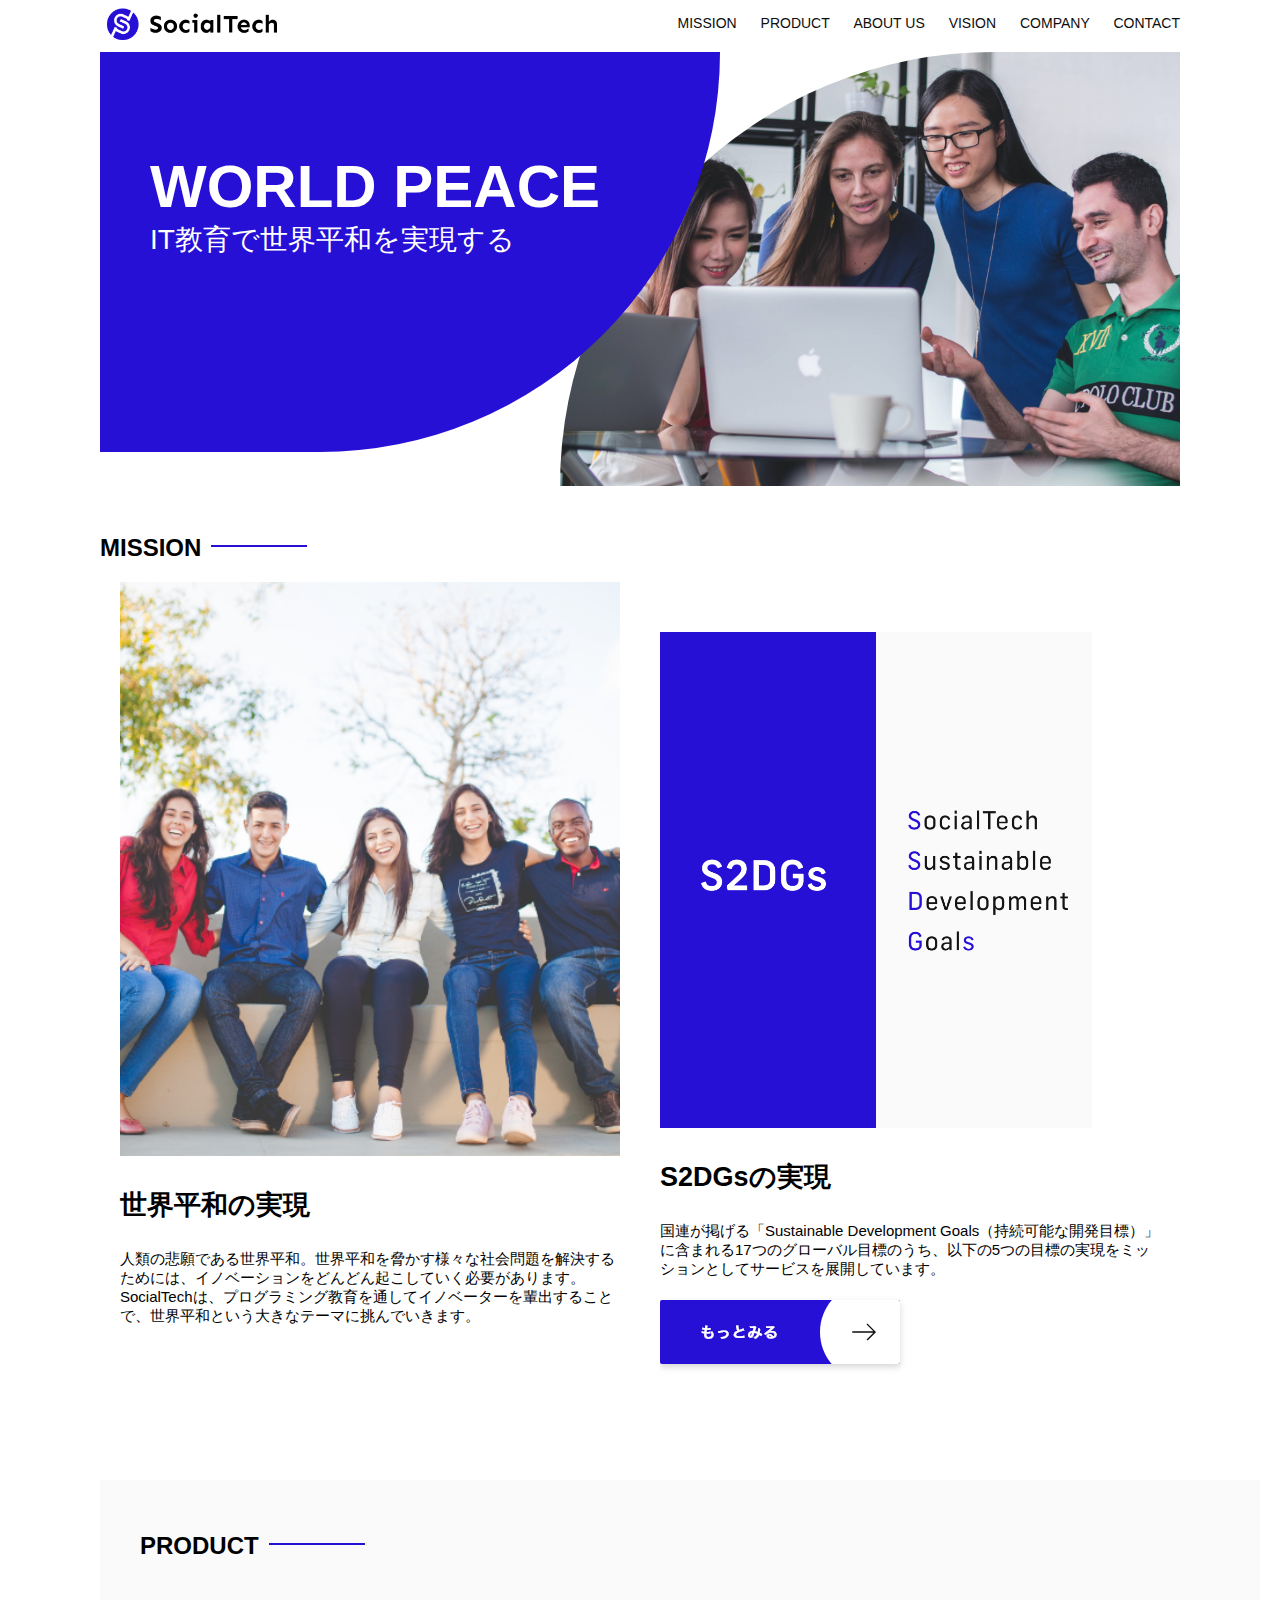
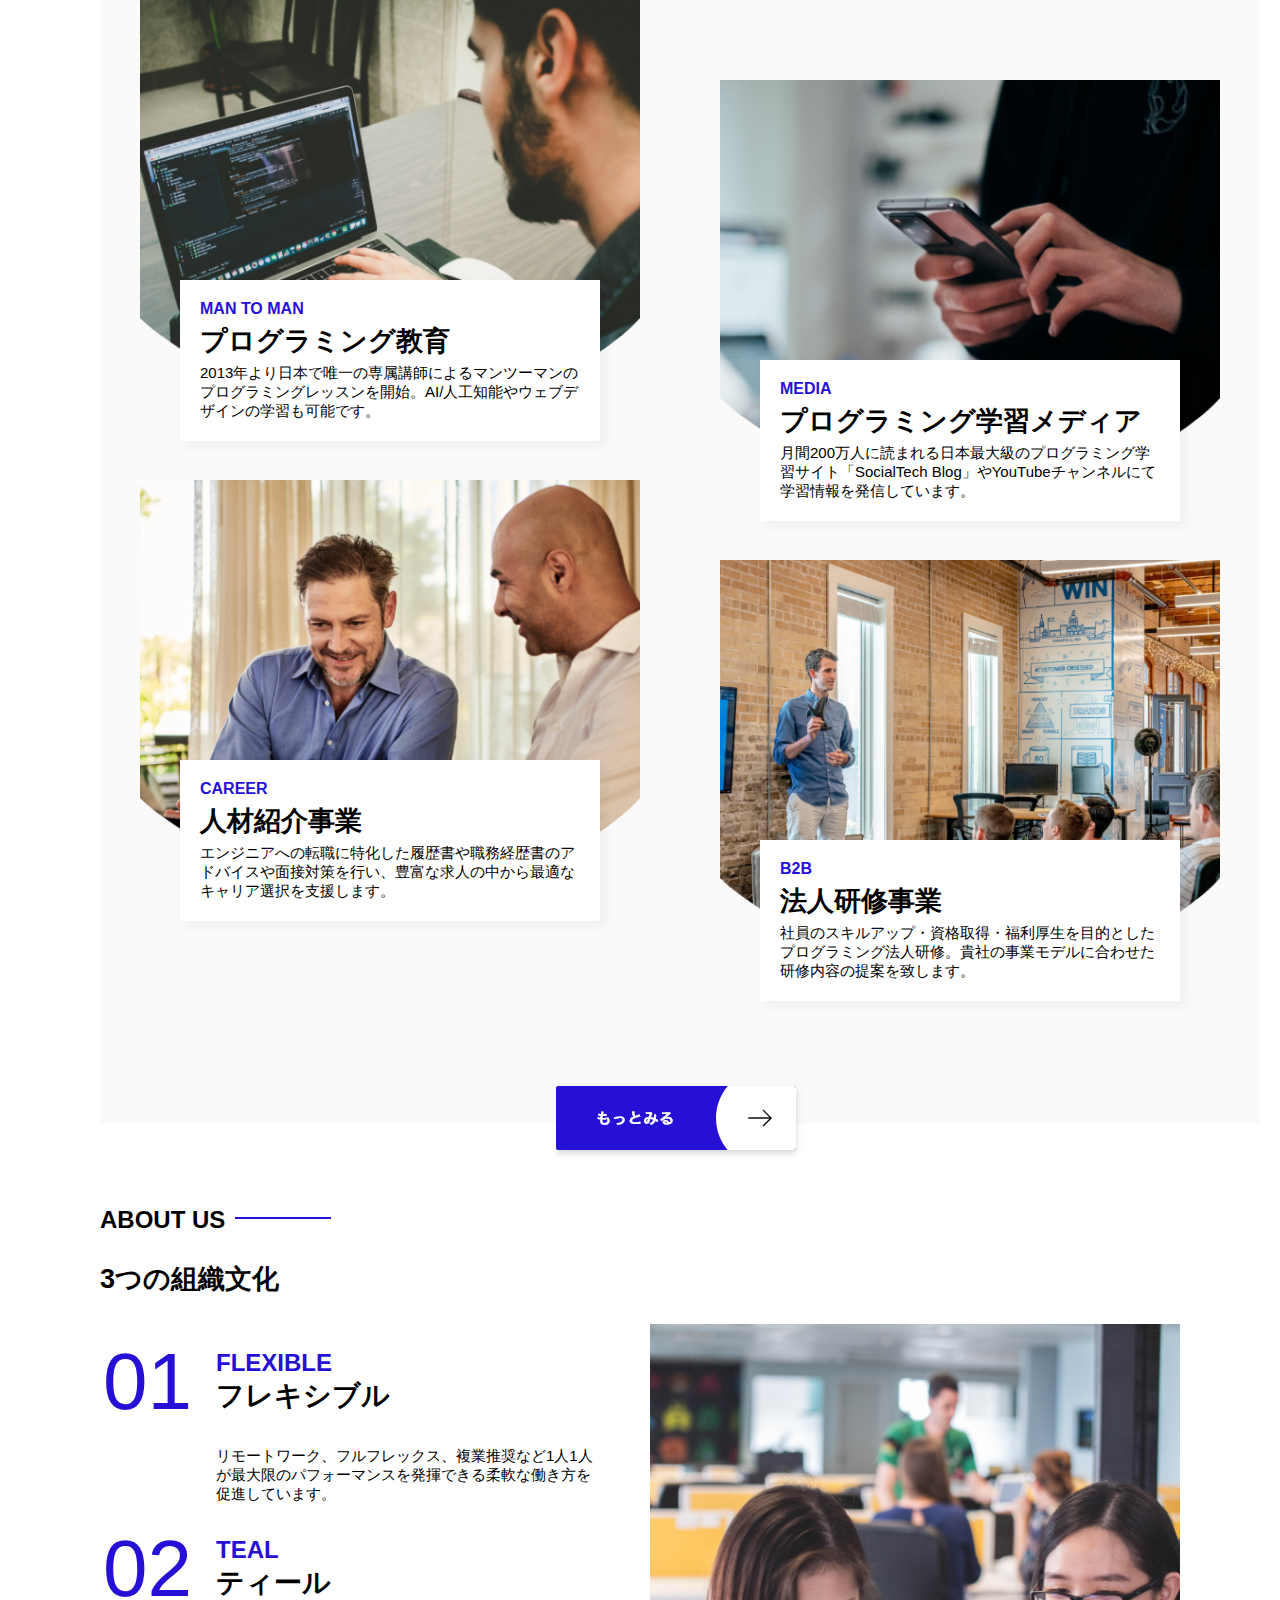
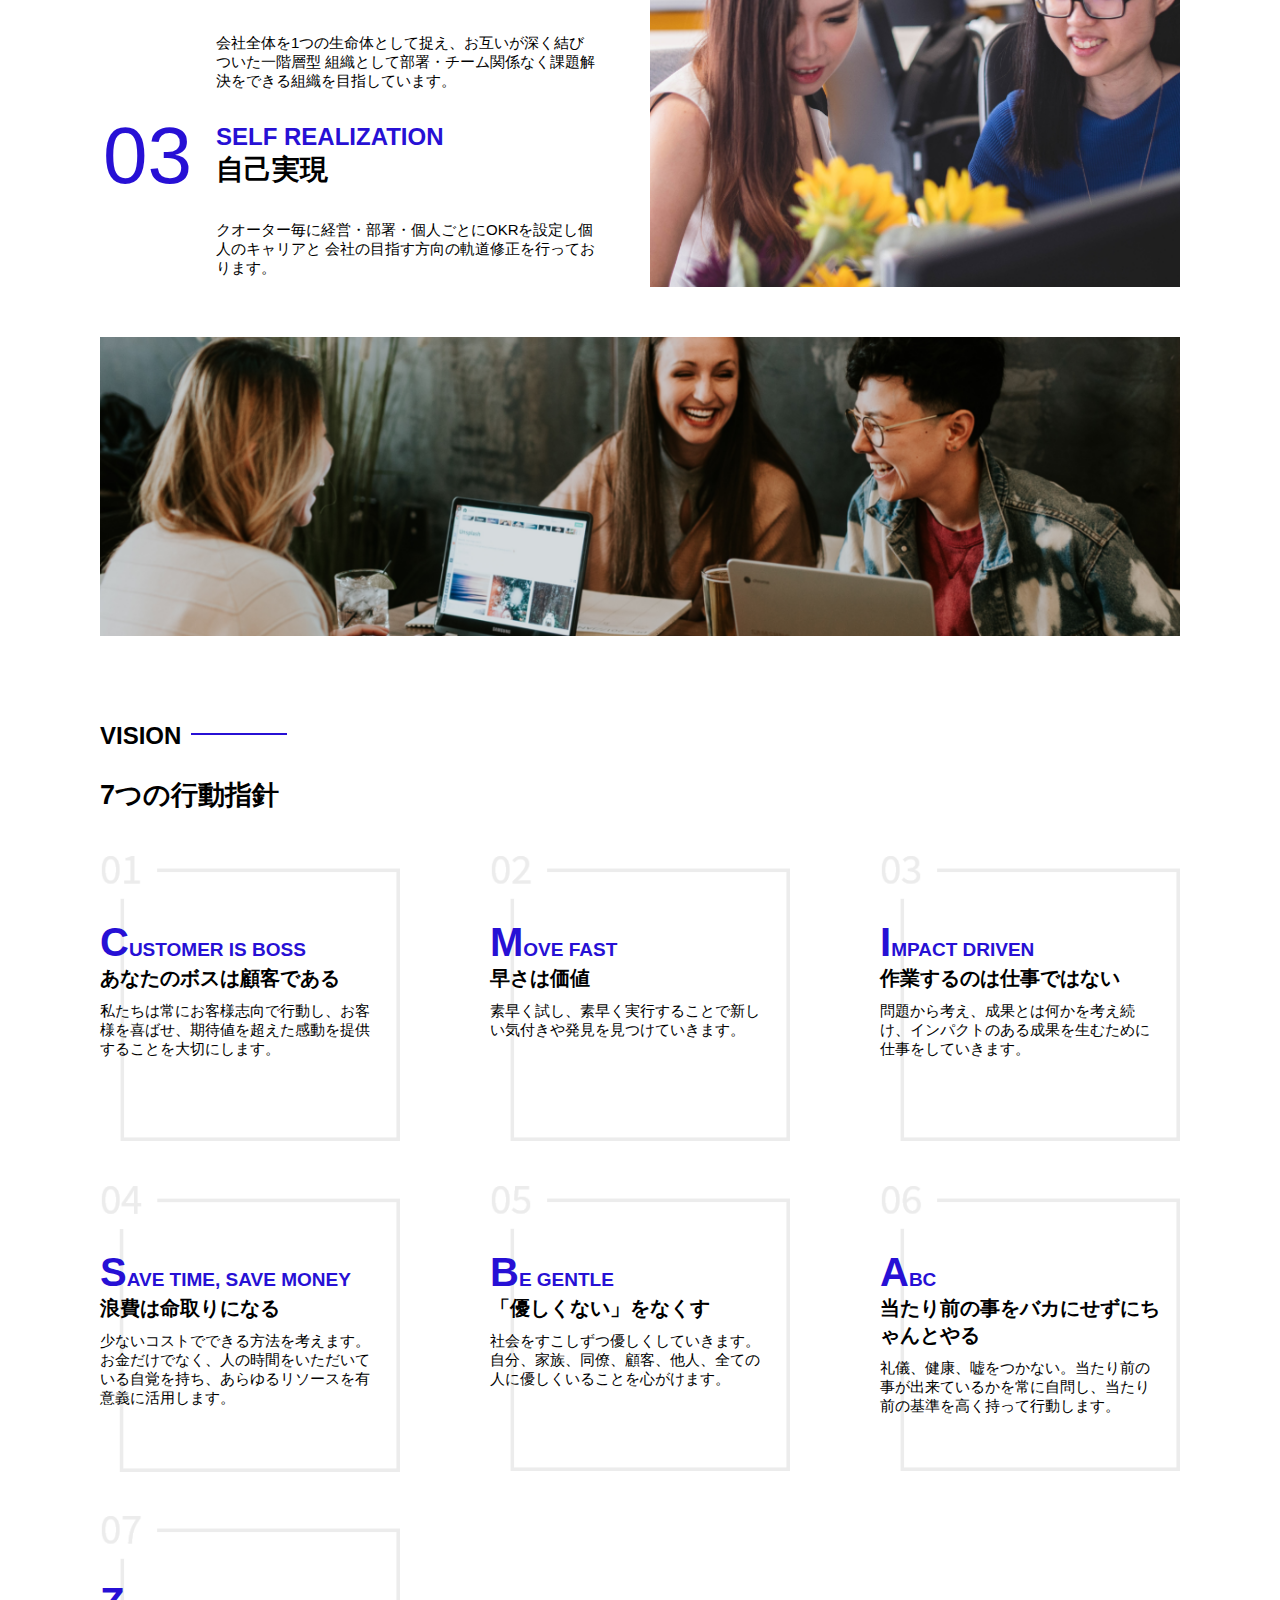
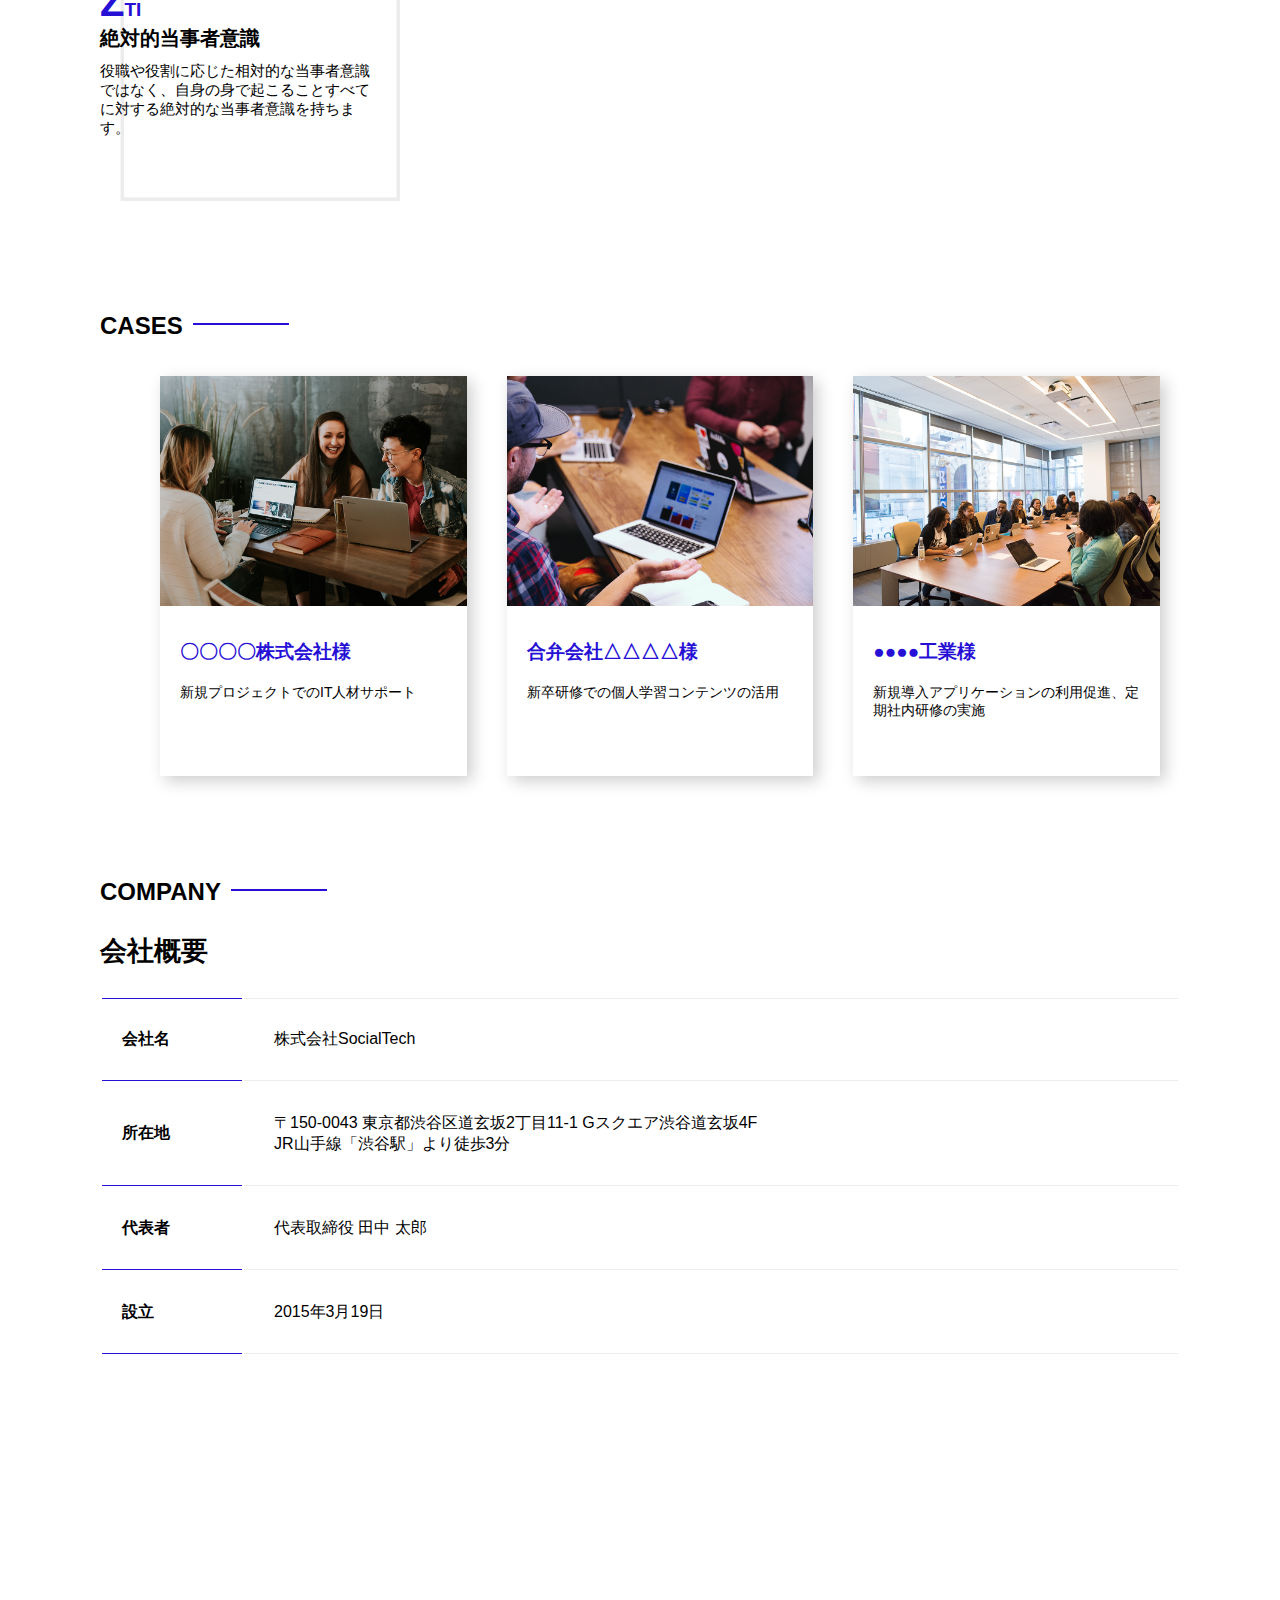
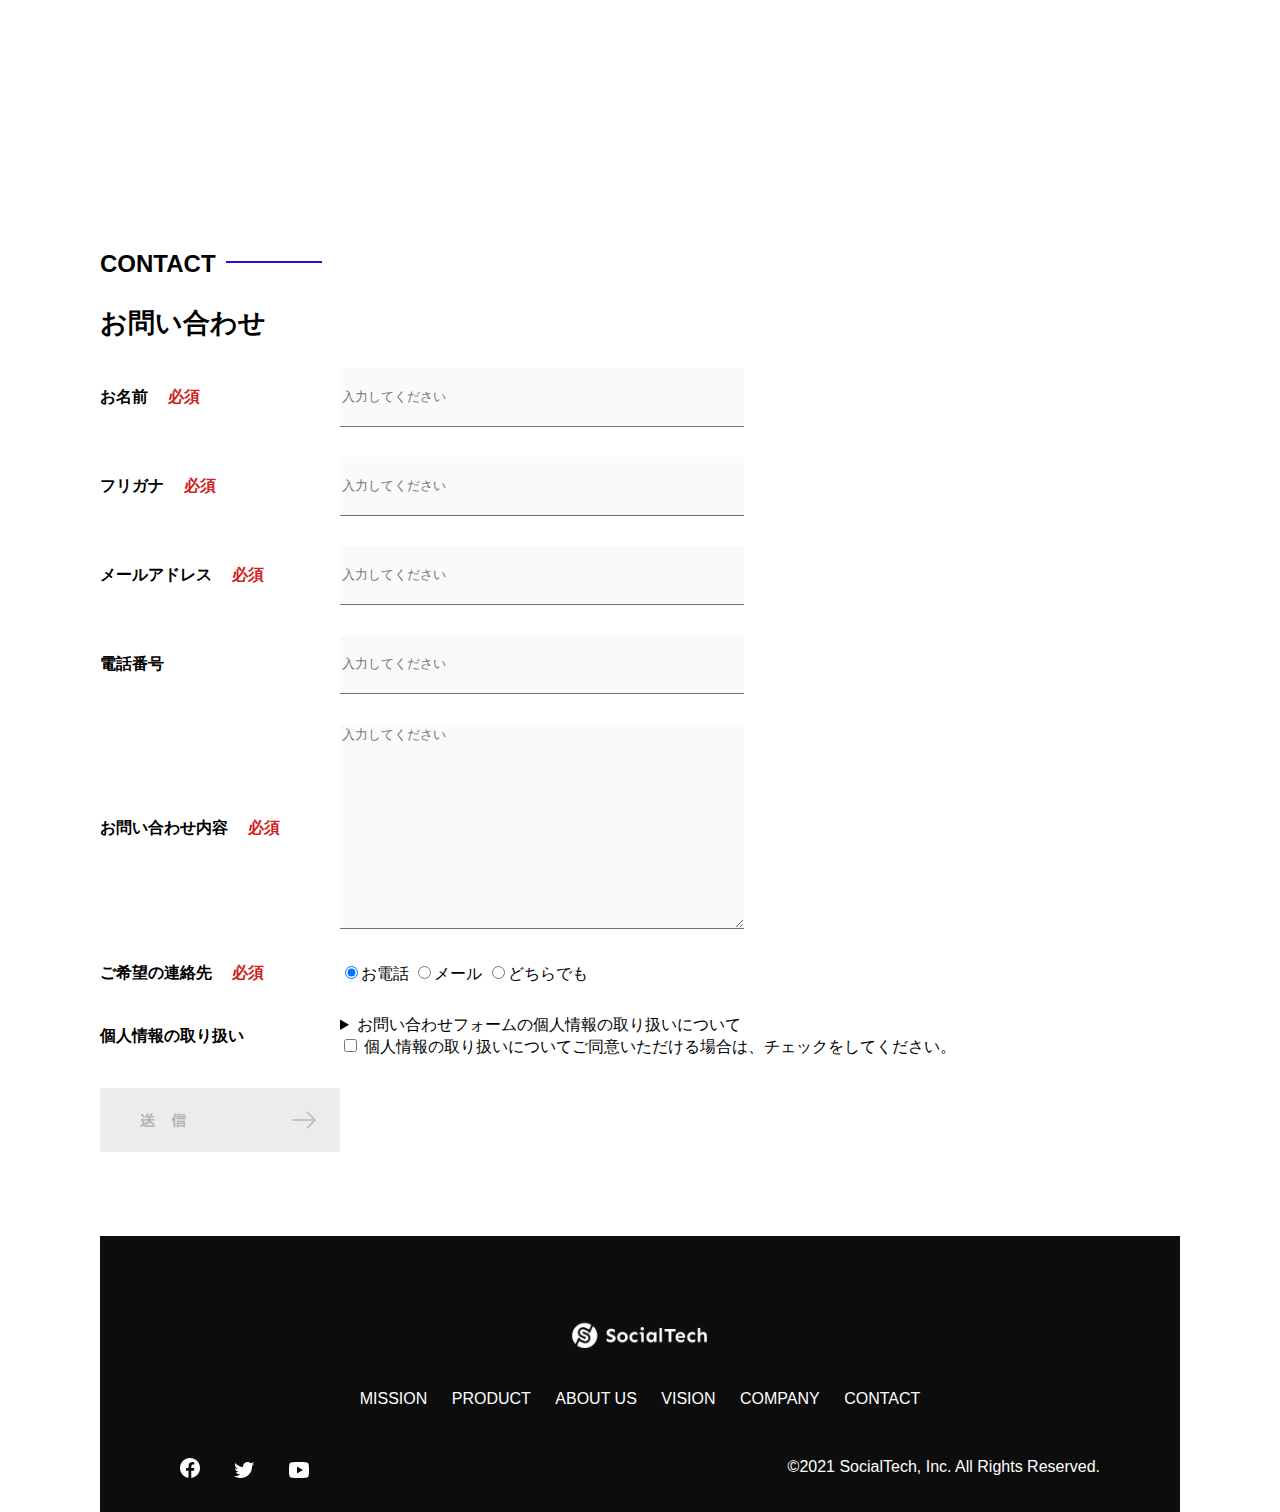
<file: kadai_012/index.html>
<!DOCTYPE html>
<html>
  <head>
    <title>SocialTech</title>
    <meta charset="UTF-8" />
    <meta
      name="description"
      content="SocialTechはEdTech業界のリーディングカンパニーを目指します。"
    />
    <meta name="viewport" content="width=device-width, initial-scale=1.0" />
    <link rel="stylesheet" href="style.css" />
  </head>
  <body>
    <!-- ヘッダー -->
    <header>
      <!-- ロゴ -->
      <a href="index.html" id="logo"
        ><img src="images/logo.png" alt="トップページに戻る"
      /></a>

      <!-- PC用ナビゲーション -->
      <nav id="nav-pc">
        <a href="mission.html">MISSION</a>
        <a href="product.html">PRODUCT</a>
        <a href="index.html#aboutus">ABOUT US</a>
        <a href="index.html#vision">VISION</a>
        <a href="index.html#company">COMPANY</a>
        <a href="index.html#contact">CONTACT</a>
      </nav>
    </header>
    <main>
      <article>
        <!-- メインビジュアル -->
        <section id="main-visual">
          <div id="main-message">
            <h1>WORLD PEACE</h1>
            <p>IT教育で世界平和を実現する</p>
          </div>
          <img
            src="images/index/index-main.png"
            alt="PCの周りに集まる多国籍の仲間たち"
          />
        </section>
        <!--ミッション-->
        <section id="mission">
          <h2 class="index-h2">MISSION</h2>
          <div id="mission-flex">
            <div>
              <img
                id="mission-photo"
                src="images/index/index-mission.png"
                alt="屋外のベンチで写真を撮影する多国籍の仲間たち"
              />
              <h3>世界平和の実現</h3>
              <p>
                人類の悲願である世界平和。世界平和を脅かす様々な社会問題を解決するためには、イノベーションをどんどん起こしていく必要があります。SocialTechは、プログラミング教育を通してイノベーターを輩出することで、世界平和という大きなテーマに挑んでいきます。
              </p>
            </div>
            <div>
              <img id="s2dgs" src="images/index/s2dgs.png" alt="S2DGs" />
              <h3>S2DGsの実現</h3>
              <p>
                国連が掲げる「Sustainable Development
                Goals（持続可能な開発目標）」に含まれる17つのグローバル目標のうち、以下の5つの目標の実現をミッションとしてサービスを展開しています。
              </p>
              <a href="mission.html">
                <img src="images/button-more.png" alt="もっとみる" />
              </a>
            </div>
          </div>
        </section>
        <!-- プロダクト -->
        <section id="product">
          <h2 class="index-h2">PRODUCT</h2>
          <div>
            <div id="product-left">
              <div>
                <img
                  class="product-photo"
                  src="images/index/index-mantoman.png"
                  alt="PCでコードを書く男性"
                />
                <div class="product-explain">
                  <span>MAN TO MAN</span>
                  <h3>プログラミング教育</h3>
                  <p>
                    2013年より日本で唯一の専属講師によるマンツーマンのプログラミングレッスンを開始。AI/人工知能やウェブデザインの学習も可能です。
                  </p>
                </div>
              </div>
              <div>
                <img
                  class="product-photo"
                  src="images/index/index-career.png"
                  alt="笑顔で話し合う2人の男性"
                />
                <div class="product-explain">
                  <span>CAREER</span>
                  <h3>人材紹介事業</h3>
                  <p>
                    エンジニアへの転職に特化した履歴書や職務経歴書のアドバイスや面接対策を行い、豊富な求人の中から最適なキャリア選択を支援します。
                  </p>
                </div>
              </div>
            </div>
            <div id="product-right">
              <div>
                <img
                  class="product-photo"
                  src="images/index/index-media.png"
                  alt="スマートフォンを操作する人"
                />
                <div class="product-explain">
                  <span>MEDIA</span>
                  <h3>プログラミング学習メディア</h3>
                  <p>
                    月間200万人に読まれる日本最大級のプログラミング学習サイト「SocialTech
                    Blog」やYouTubeチャンネルにて学習情報を発信しています。
                  </p>
                </div>
              </div>
              <div>
                <img
                  class="product-photo"
                  src="images/index/index-b2b.png"
                  alt="講演中の男性とそれを聴く人々"
                />
                <div class="product-explain">
                  <span>B2B</span>
                  <h3>法人研修事業</h3>
                  <p>
                    社員のスキルアップ・資格取得・福利厚生を目的としたプログラミング法人研修。貴社の事業モデルに合わせた研修内容の提案を致します。
                  </p>
                </div>
              </div>
            </div>
          </div>
          <div>
            <a id="product-more" href="product.html">
              <img src="images/button-more.png" alt="もっとみる" />
            </a>
          </div>
        </section>
        <!---ABOUT US-->
        <section id="aboutus">
          <h2 class="index-h2">ABOUT US</h2>
          <h3>3つの組織文化</h3>
          <div>
            <table class="culture-table">
              <tr>
                <td>
                  <span class="culture-num">01</span>
                </td>
                <td>
                  <span class="culture-en">FLEXIBLE</span>
                  <span class="culture-jp">フレキシブル</span>
                </td>
              </tr>
              <tr>
                <td>
                  <!--空のセル-->
                </td>
                <td>
                  <p class="culture-description">
                    リモートワーク、フルフレックス、複業推奨など1人1人が最大限のパフォーマンスを発揮できる柔軟な働き方を促進しています。
                  </p>
                </td>
              </tr>
              <tr>
                <td>
                  <span class="culture-num">02</span>
                </td>
                <td>
                  <span class="culture-en">TEAL</span>
                  <span class="culture-jp">ティール</span>
                </td>
              </tr>
              <tr>
                <td>
                  <!--空のセル-->
                </td>
                <td>
                  <p class="culture-description">
                    会社全体を1つの生命体として捉え、お互いが深く結びついた一階層型
                    組織として部署・チーム関係なく課題解決をできる組織を目指しています。
                  </p>
                </td>
              </tr>
              <tr>
                <td>
                  <span class="culture-num">03</span>
                </td>
                <td>
                  <span class="culture-en">SELF REALIZATION</span>
                  <span class="culture-jp">自己実現</span>
                </td>
              </tr>
              <tr>
                <td>
                  <!--空のセル-->
                </td>
                <td>
                  <p class="culture-description">
                    クオーター毎に経営・部署・個人ごとにOKRを設定し個人のキャリアと
                    会社の目指す方向の軌道修正を行っております。
                  </p>
                </td>
              </tr>
            </table>
            <img
              class="culture-img"
              src="images/index/index-aboutus1.png"
              alt="笑顔で話し合う2人の女性"
            />
          </div>
          <img
            class="culture-img2"
            src="images/index/index-aboutus2.png"
            alt="笑顔で話し合う3人の男女"
          />
        </section>
        <!-- VISION -->
        <section id="vision">
          <h2 class="index-h2">VISION</h2>
          <h3>7つの行動指針</h3>
          <div>
            <div class="vision-box">
              <img src="images/index/vision-01.png" alt="01" />
              <span>
                <h4>CUSTOMER IS BOSS</h4>
                <h5>あなたのボスは顧客である</h5>
                <p>
                  私たちは常にお客様志向で行動し、お客様を喜ばせ、期待値を超えた感動を提供することを大切にします。
                </p>
              </span>
            </div>
            <div class="vision-box">
              <img src="images/index/vision-02.png" alt="02" />
              <span>
                <h4>MOVE FAST</h4>
                <h5>早さは価値</h5>
                <p>
                  素早く試し、素早く実行することで新しい気付きや発見を見つけていきます。
                </p>
              </span>
            </div>
            <div class="vision-box">
              <img src="images/index/vision-03.png" alt="03" />
              <span>
                <h4>IMPACT DRIVEN</h4>
                <h5>作業するのは仕事ではない</h5>
                <p>
                  問題から考え、成果とは何かを考え続け、インパクトのある成果を生むために仕事をしていきます。
                </p>
              </span>
            </div>
            <div class="vision-box">
              <img src="images/index/vision-04.png" alt="04" />
              <span>
                <h4>SAVE TIME, SAVE MONEY</h4>
                <h5>浪費は命取りになる</h5>
                <p>
                  少ないコストでできる方法を考えます。お金だけでなく、人の時間をいただいている自覚を持ち、あらゆるリソースを有意義に活用します。
                </p>
              </span>
            </div>
            <div class="vision-box">
              <img src="images/index/vision-05.png" alt="05" />
              <span>
                <h4>BE GENTLE</h4>
                <h5>「優しくない」をなくす</h5>
                <p>
                  社会をすこしずつ優しくしていきます。自分、家族、同僚、顧客、他人、全ての人に優しくいることを心がけます。
                </p>
              </span>
            </div>
            <div class="vision-box">
              <img src="images/index/vision-06.png" alt="06" />
              <span>
                <h4>ABC</h4>
                <h5>当たり前の事をバカにせずにちゃんとやる</h5>
                <p>
                  礼儀、健康、嘘をつかない。当たり前の事が出来ているかを常に自問し、当たり前の基準を高く持って行動します。
                </p>
              </span>
            </div>
            <div class="vision-box">
              <img src="images/index/vision-07.png" alt="07" />
              <span>
                <h4>ZTI</h4>
                <h5>絶対的当事者意識</h5>
                <p>
                  役職や役割に応じた相対的な当事者意識ではなく、自身の身で起こることすべてに対する絶対的な当事者意識を持ちます。
                </p>
              </span>
            </div>
          </div>
        </section>
        <!-- CASES -->
         <section id="cases">
          <h2 class="index-h2">CASES</h2>
          <ul>
            <li class="case-card">
              <img class="case-img" src="images/index/case-1.png" alt="仲良く語り合う3人">
              <div class="case-info">
                <h3 class="case-name">〇〇〇〇株式会社様</h3>
                <p class="case-content">新規プロジェクトでのIT人材サポート</p>
              </div>
            </li>
            <li class="case-card">
              <img class="case-img"  src="images/index/case-2.png" alt="PCでコンテンツを見る">
              <div class="case-info">
                <h3 class="case-name">合弁会社△△△△様</h3>
                <p class="case-content">新卒研修での個人学習コンテンツの活用</p>
              </div>
            </li>
            <li class="case-card">
              <img class="case-img"  src="images/index/case-3.png" alt="仲良く語り合う3人">
              <div class="case-info">
                <h3 class="case-name">	●●●●工業様</h3>
                <p class="case-content">新規導入アプリケーションの利用促進、定期社内研修の実施</p>
              </div>
            </li>
          </ul>
         </section>



        <!-- COMPANY -->
        <section id="company">
          <h2 class="index-h2">COMPANY</h2>
          <h3>会社概要</h3>
          <table id="company-table">
            <tr>
              <th class="tableheader-first">会社名</th>
              <td class="cell-first">株式会社SocialTech</td>
            </tr>
            <tr>
              <th class="tableheader">所在地</th>
              <td class="cell">
                〒150-0043 東京都渋谷区道玄坂2丁目11-1 Gスクエア渋谷道玄坂4F<br />JR山手線「渋谷駅」より徒歩3分
              </td>
            </tr>
            <tr>
              <th class="tableheader">代表者</th>
              <td class="cell">代表取締役 田中 太郎</td>
            </tr>
            <tr>
              <th class="tableheader">設立</th>
              <td class="cell">2015年3月19日</td>
            </tr>
          </table>
          <iframe
            src="https://www.google.com/maps/embed?pb=!1m18!1m12!1m3!1d3241.7759544892483!2d139.69399665123464!3d35.65789123876098!2m3!1f0!2f0!3f0!3m2!1i1024!2i768!4f13.1!3m3!1m2!1s0x60188caa0042e8d1%3A0xba130bea826a7aa2!2z44CSMTUwLTAwNDMg5p2x5Lqs6YO95riL6LC35Yy66YGT546E5Z2C77yS5LiB55uu77yR77yR4oiS77yR!5e0!3m2!1sja!2sjp!4v1636872991912!5m2!1sja!2sjp"
            style="border: 0"
            allowfullscreen=""
            loading="lazy"
          >
          </iframe>
        </section>
        <!-- お問い合わせフォーム -->
        <section id="contact">
          <h2 class="index-h2">CONTACT</h2>
          <h3>お問い合わせ</h3>
          <form>
            <div>
              <div class="contact-heading">
                <label class="contact-label"
                  >お名前<span class="contact-span">必須</span></label
                >
              </div>
              <div class="contact-form">
                <input
                  type="text"
                  name="name"
                  placeholder="入力してください"
                  class="contact-textbox"
                />
              </div>
            </div>
            <div>
              <div class="contact-heading">
                <label class="contact-label"
                  >フリガナ<span class="contact-span">必須</span></label
                >
              </div>
              <div>
                <input
                  type="text"
                  name="hurigana"
                  placeholder="入力してください"
                  class="contact-textbox"
                />
              </div>
            </div>
            <div>
              <div class="contact-heading">
                <label class="contact-label"
                  >メールアドレス<span class="contact-span">必須</span></label
                >
              </div>
              <div>
                <input
                  type="text"
                  name="email"
                  placeholder="入力してください"
                  class="contact-textbox"
                />
              </div>
            </div>
            <div>
              <div class="contact-heading">
                <label class="contact-label">電話番号</label>
              </div>
              <div>
                <input
                  type="text"
                  name="tel"
                  placeholder="入力してください"
                  class="contact-textbox"
                />
              </div>
            </div>
            <div>
              <div class="contact-heading">
                <label class="contact-label"
                  >お問い合わせ内容<span class="contact-span">必須</span></label
                >
              </div>
              <div>
                <textarea
                  class="contact-textarea"
                  placeholder="入力してください"
                  name="message"
                ></textarea>
              </div>
            </div>
            <div>
              <div class="contact-heading">
                <label class="contact-label"
                  >ご希望の連絡先<span class="contact-span">必須</span></label
                >
              </div>
              <div>
                <input
                  class="radiobutton"
                  type="radio"
                  value="tel"
                  name="contact"
                  checked
                /><label>お電話</label>
                <input
                  class="radiobutton"
                  type="radio"
                  value="mail"
                  name="contact"
                /><label>メール</label>
                <input
                  class="radiobutton"
                  type="radio"
                  value="both"
                  name="contact"
                /><label>どちらでも</label>
              </div>
            </div>
            <div>
              <div class="contact-heading">
                <label class="contact-label">個人情報の取り扱い</label>
              </div>
              <div>
                <details>
                  <summary>
                    お問い合わせフォームの個人情報の取り扱いについて
                  </summary>
                  <div>
                    <span>１．組織の名称又は氏名</span><br />
                    株式会社SocialTech<br /><br />
                    <span
                      >２．個人情報保護管理者（若しくはその代理人）の氏名又は職名、所属及び連絡先
                      鈴木 一郎 コーポレート部</span
                    ><br />
                    メールアドレス：support@socialtech.net<br />
                    TEL：03-xxxx-xxxx<br />
                    <span>３．個人情報の利用目的</span><br />
                    ・本サービス及び本サービスに関連する情報の提供又はそれらに関する連絡のため<br />
                    ・ユーザーの本人確認のため<br />
                    ・当社サービスのご案内のため<br />
                    ・当社の商品等の広告または宣伝（電子メールによるものを含むものとします。）<br /><br />
                    <span>４．個人情報の取り扱い業務の委託</span><br />
                    個人情報の取扱業務の全部または一部を外部に業務委託する場合があります。<br />
                    その際、弊社は、個人情報を適切に保護できる管理体制を敷き実行していることを条件として<br />
                    委託先を厳選したうえで、機密保持契約を委託先と締結し、お客様の個人情報を厳密に管理させます。<br /><br />
                    <span>５．個人情報の開示等の請求</span><br />
                    お客様は、弊社に対してご自身の個人情報の開示等（利用目的の通知、開示、内容の訂正・追加・削除、利用の停止または消去、第三者への提供の停止）に関して、当社問合わせ窓口に申し出ることができます。<br />
                    その際、弊社はお客様ご本人を確認させていただいたうえで、合理的な期間内に対応いたします。<br /><br />
                    なお、個人情報に関する弊社問合わせ先は、次の通りです。<br /><br />
                    株式会社SocialTech　個人情報問合せ窓口<br />
                    〒150-0043　東京都渋谷区道玄坂2丁目11-1 Ｇスクエア渋谷道玄坂
                    4F<br />
                    メールアドレス：support@socialtech.net　TEL：03-xxxx-xxxx<br /><br />
                    <span>６．個人情報を提供されることの任意性について</span
                    ><br /><br />
                    お客様がご自身の個人情報を弊社に提供されるか否かは、お客様のご判断によりますが、もしご提供されない場合には、適切なサービスが提供できない場合がありますので予めご了承ください。
                  </div>
                </details>
                <input type="checkbox" name="agree" />
                <span
                  >個人情報の取り扱いについてご同意いただける場合は、チェックをしてください。</span
                >
              </div>
            </div>
            <input
              type="image"
              value="Submit"
              src="images/button-submit.png"
              alt="送信する"
            />
          </form>
        </section>
      </article>
      <footer>
        <div id="footer-logo">
          <img src="images/logo-sp.png" alt="SocialTech" />
        </div>
        <div id="footer-link">
          <a href="mission.html">MISSION</a>
          <a href="product.html">PRODUCT</a>
          <a href="index.html#aboutus">ABOUT US</a>
          <a href="index.html#vision">VISION</a>
          <a href="index.html#company">COMPANY</a>
          <a href="index.html#contact">CONTACT</a>
        </div>
        <div id="sns-footer">
          <a href="https://www.facebook.com/sejuku2013"
            ><img src="images/button-facebook.png" alt="Facebookのリンク"
          /></a>
          <a href="https://twitter.com/samuraijuku"
            ><img src="images/button-twitter.png" alt="Twitterのリンク"
          /></a>
          <a href="https://www.youtube.com/channel/UCCFOQO5aDK0xXam4cUQXT8g"
            ><img src="images/button-youtube.png" alt="YouTubeのリンク"
          /></a>
          <span id="copyright"
            >&copy;2021 SocialTech, Inc. All Rights Reserved.
          </span>
        </div>
      </footer>
    </main>
  </body>
</html>
</file>
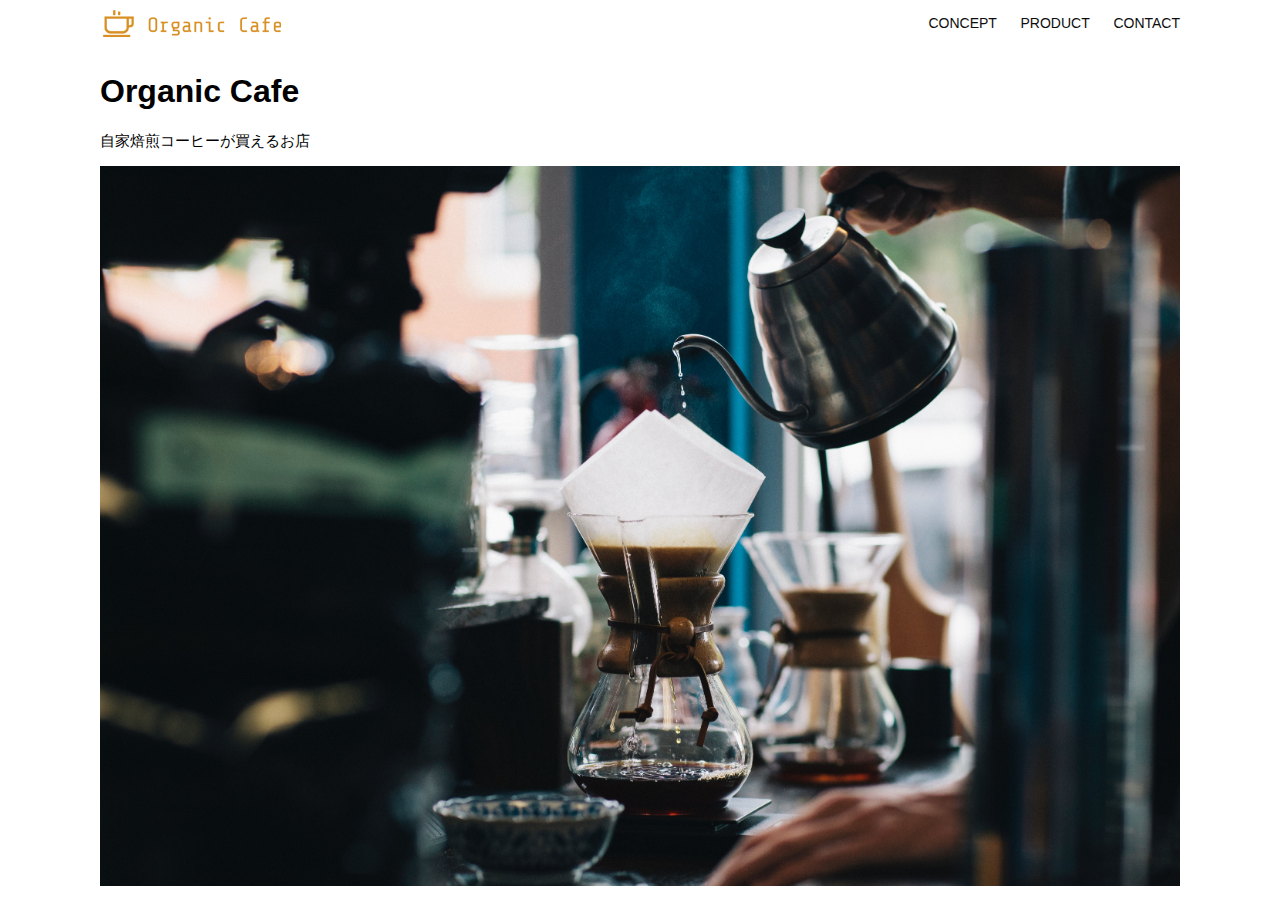
<file: kadai_013/index.html>
<!DOCTYPE html>
<html>
  <head>
    <title>Organic Cafe</title>
    <meta charset="UTF-8" />
    <meta
      name="description"
      content="自家焙煎のコーヒーがお家で楽しめるOrganic Cafe"
    />
    <meta name="viewport" content="width=device-width, initial-scale=1.0" />
    <link rel="stylesheet" href="style.css" />
  </head>
  <body>
    <!-- ヘッダー -->
    <header>
      <!-- ロゴ -->
      <a href="index.html" id="logo"
        ><img src="images/logo.png" alt="トップページに戻る"
      /></a>

      <!-- PC用ナビゲーション -->
      <nav id="nav-pc">
        <a href="index.html#concept">CONCEPT</a>
        <a href="index.html#product">PRODUCT</a>
        <a href="index.html#contact">CONTACT</a>
      </nav>

      <img id="menu-sp" src="images/button-menu.png" alt="ナビゲーションを開く" onclick="document.getElementById('nav-sp').style.display = 'block';">
      <nav id="nav-sp">
        <img src="images/button-close.png" alt="ナビゲーションを閉じる" onclick="document.getElementById('nav-sp').style.display = 'none';">
        <a id="logo-sp" href="index.html" onclick="document.getElementById('nav-sp').style.display = 'none';"><img src="images/logo-sp.png" alt="トップページに戻る"></a>
        <a class="menu" href="index.html#concept" onclick="document.getElementById('nav-sp').style.display = 'none';">CONCEPT</a>
        <a class="menu" href="index.html#product" onclick="document.getElementById('nav-sp').style.display = 'none';">PRODUCT</a>
        <a class="menu" href="index.html#contact" onclick="document.getElementById('nav-sp').style.display = 'none';">CONTACT</a>
      </nav>
    </header>
    <main>
      <article>
        <!-- メインビジュアル -->
        <section id="main-visual">
          <div id="main-message">
            <h1>Organic Cafe</h1>
            <p>自家焙煎コーヒーが買えるお店</p>
          </div>
          <img
            src="images/main-image.jpg"
            alt="コーヒーをハンドドリップで淹れる画像"
          />
        </section>
      </article>
    </main>
  </body>
</html>
</file>
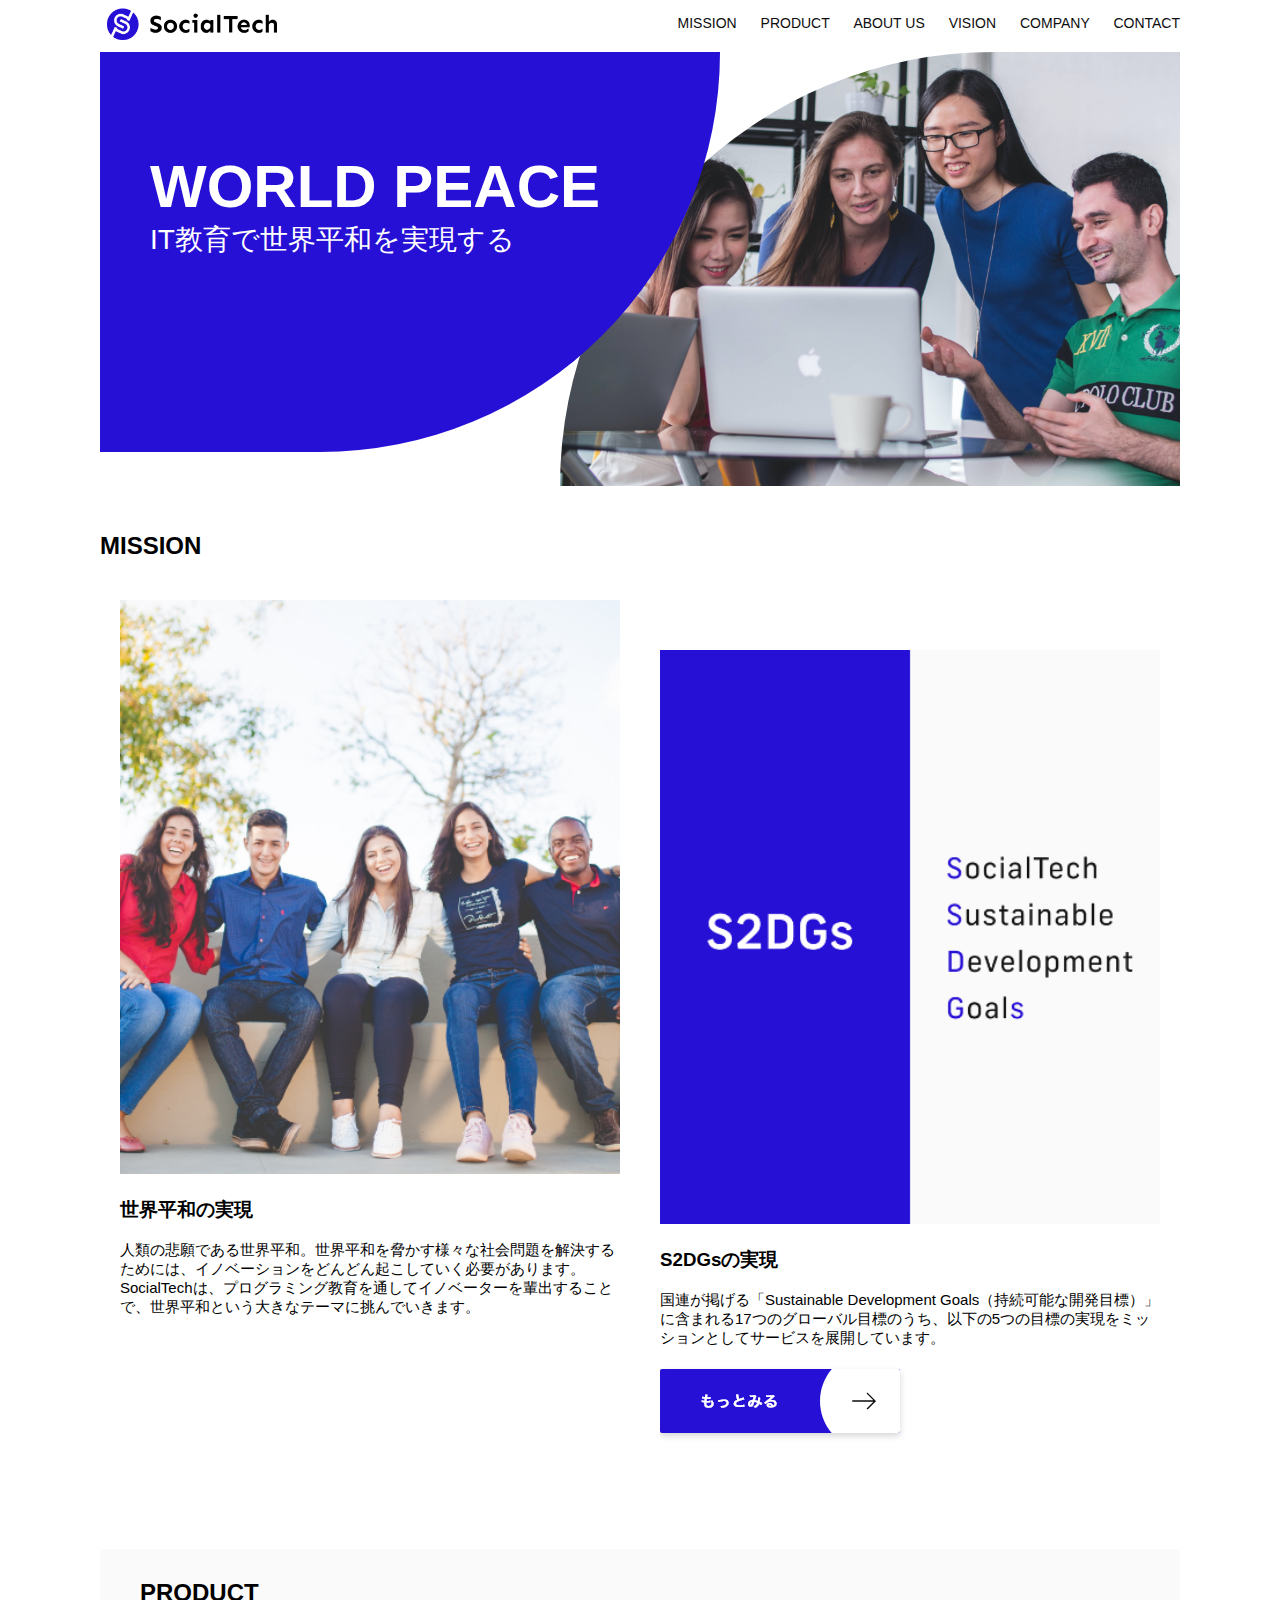
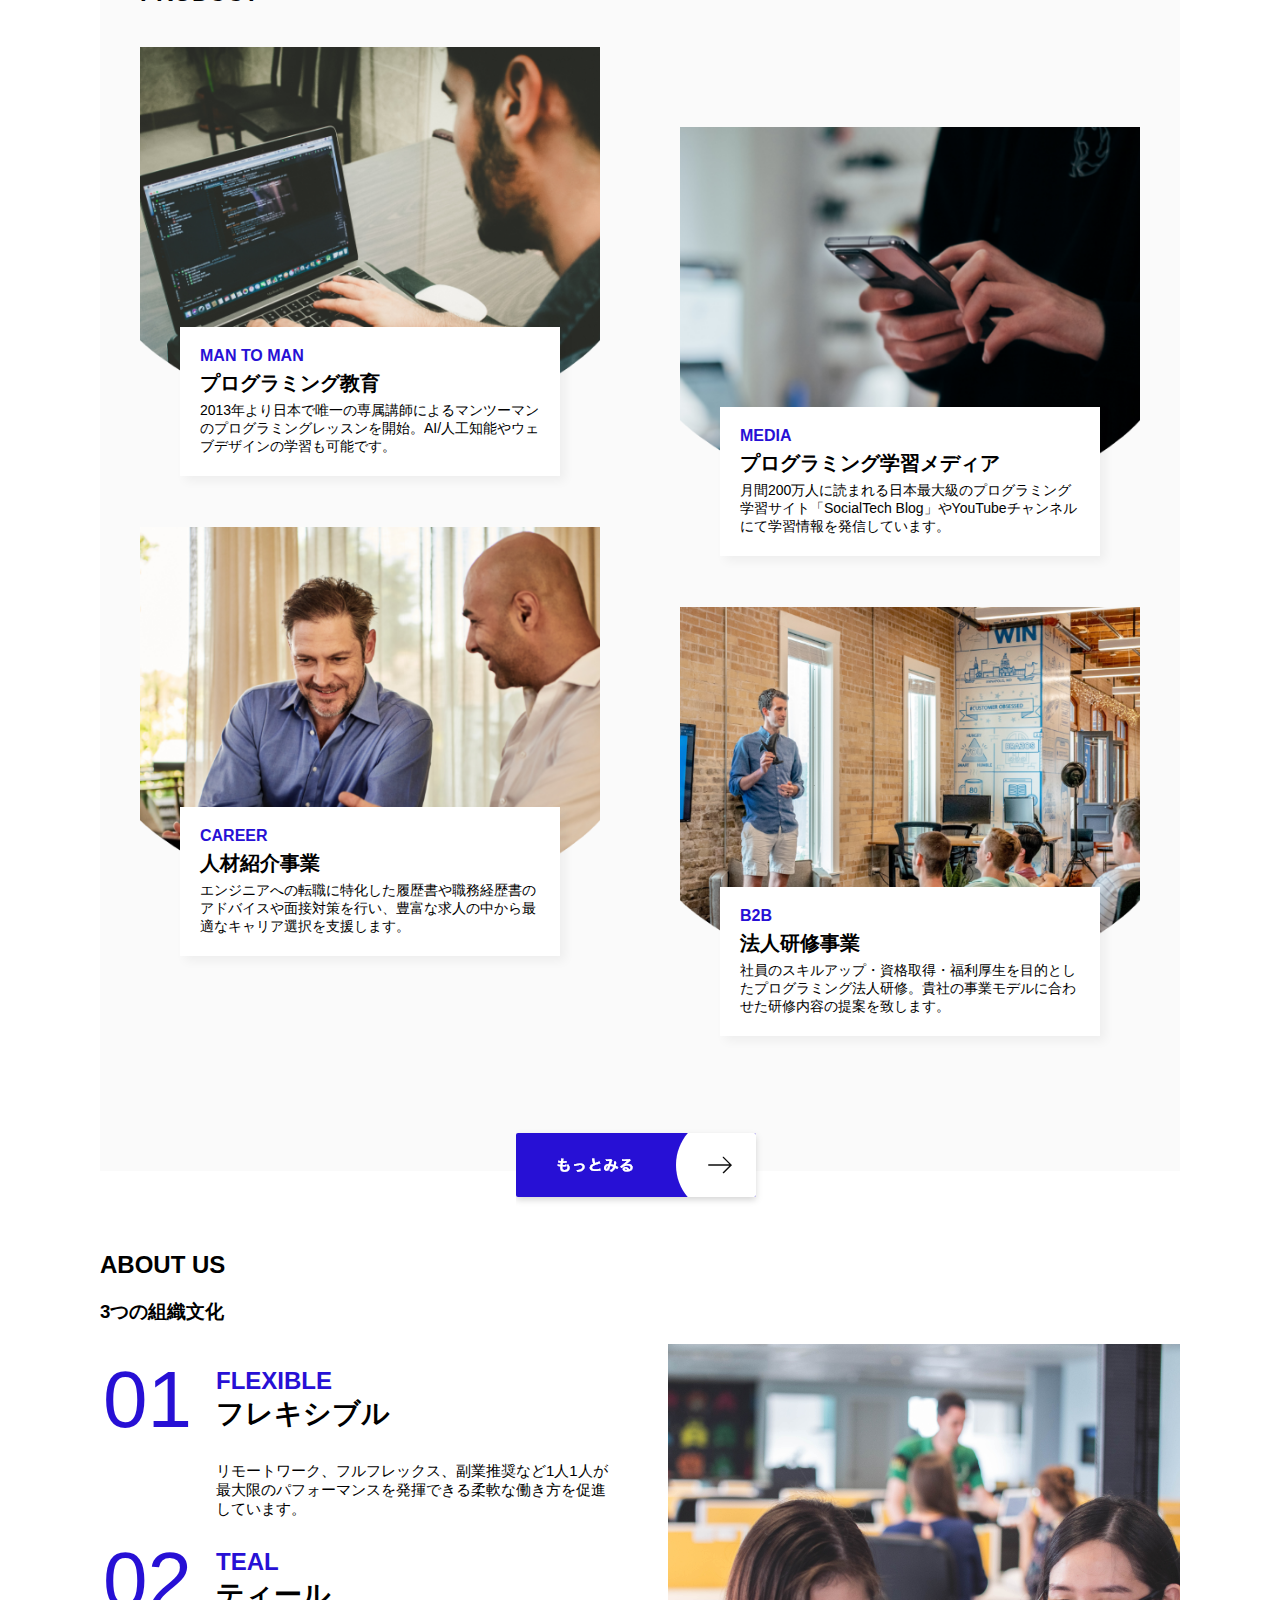
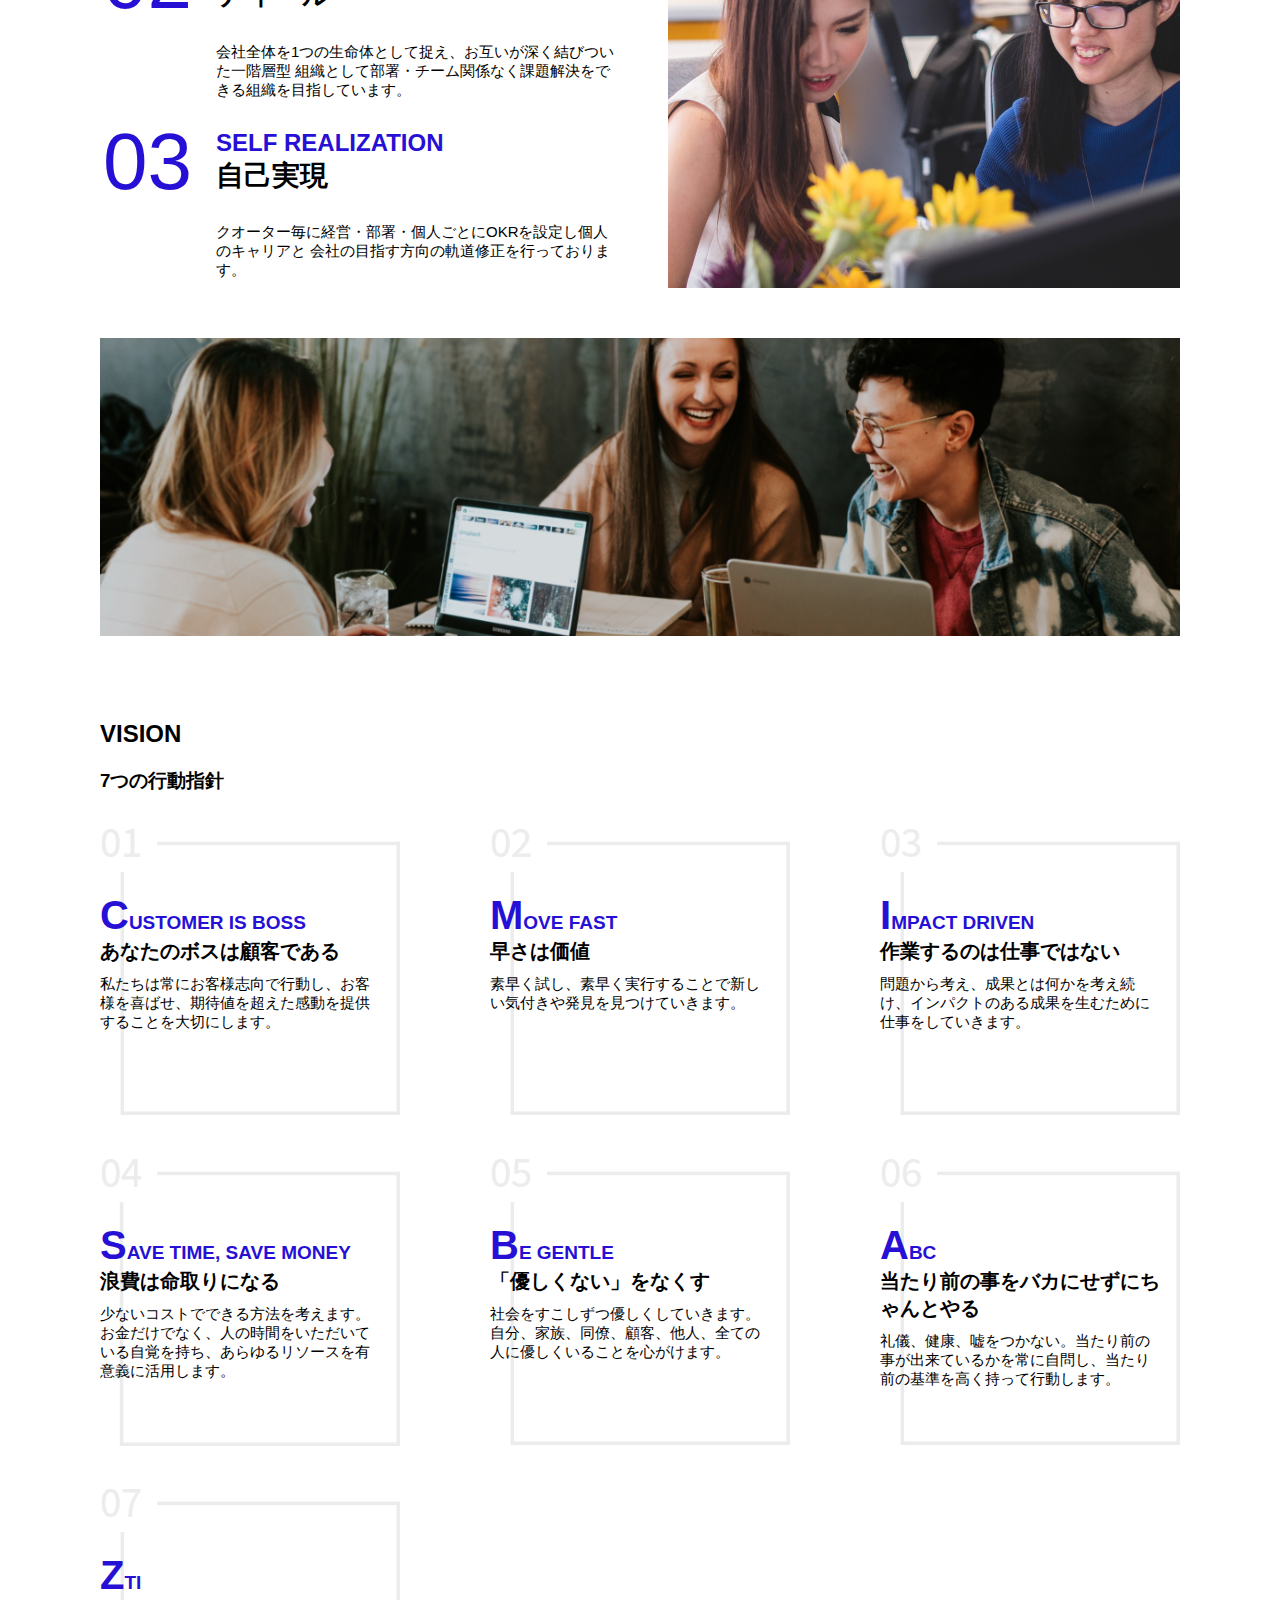
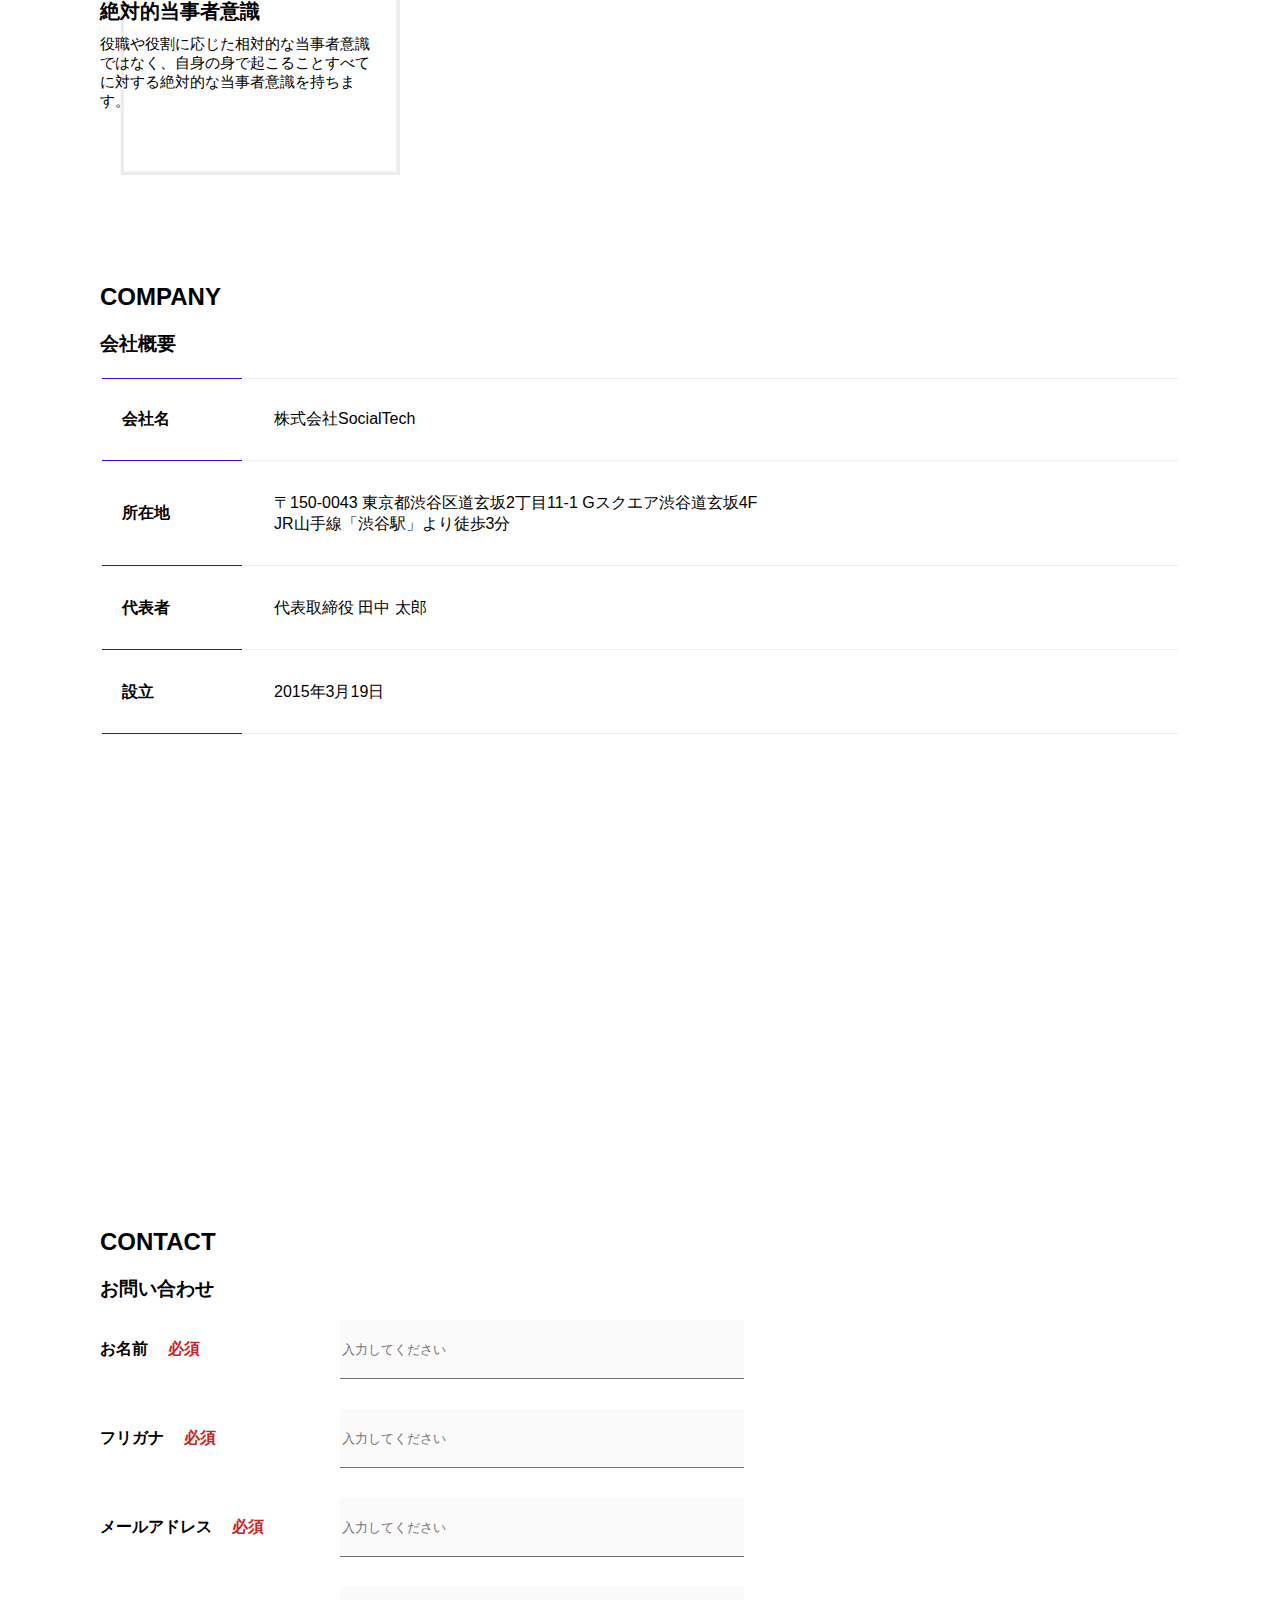
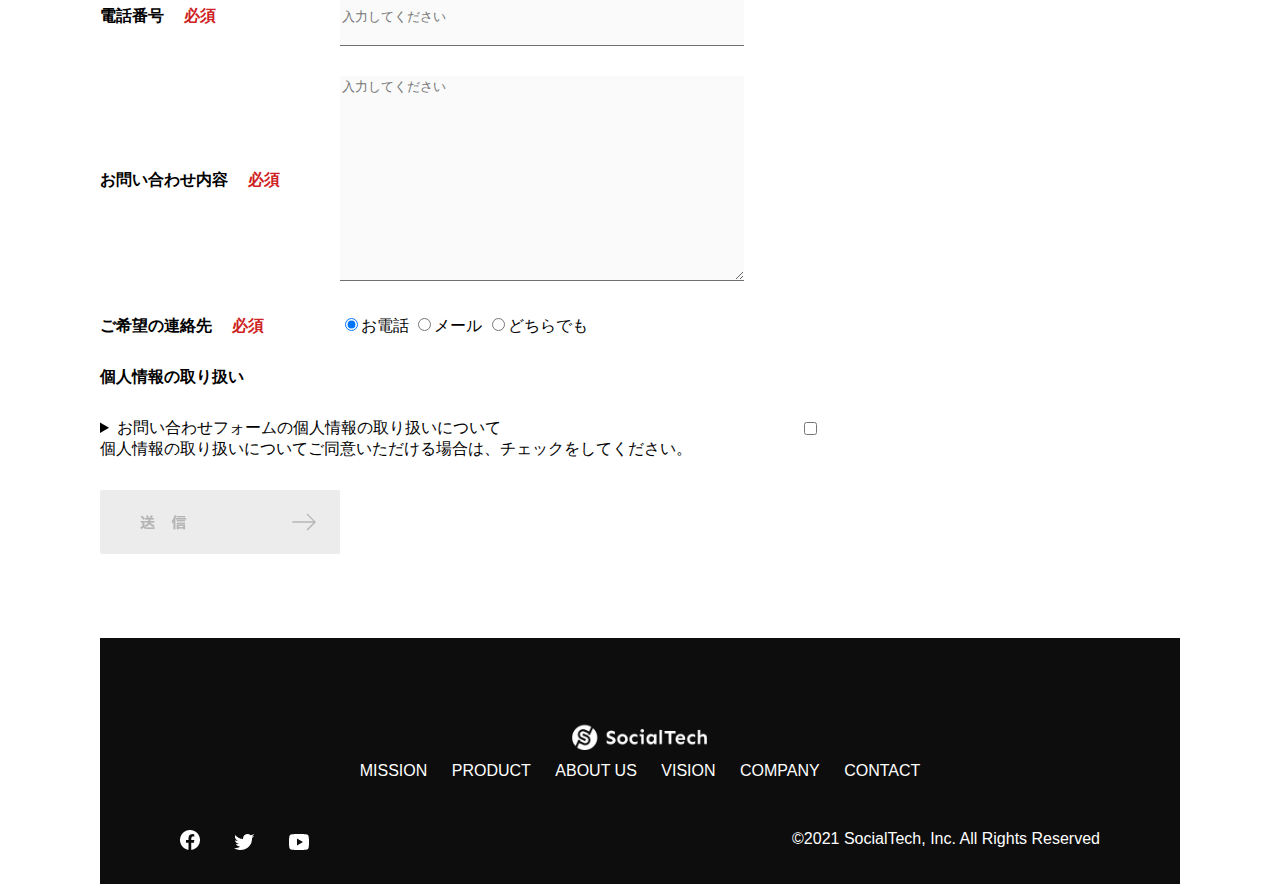
<file: kadai_tutorial_output/index.html>
<!DOCTYPE html>

<html>
  <head>
    <title>SocialTech</title>
    <meta charset="utf-8">
    <meta name="discriptoin" content="SocialTechはEdTech業界のリーディングカンパニーを目指します。">
    <meta name="viewport" content="width=device-width, initial-scale=1.0">
    <link rel="stylesheet" href="./style.css">
  </head>
  <body>
    <header>
      <a href="index.html" id="logo"><img src="images/logo.png" alt="トップページに戻る"></a>
      <nav id="nav-pc">
        <a href="mission.html">MISSION</a>
        <a href="product.html">PRODUCT</a>
        <a href="index.html#aboutus">ABOUT US</a>
        <a href="index.html#VISION">VISION</a>
        <a href="index.html#company">COMPANY</a>
        <a href="index.html#contact">CONTACT</a>
      </nav>

      <img id="menu-sp" src="images/button-menu.png" alt="ナビゲーションを開く" onclick="document.getElementById('nav-sp').style.display = 'block';">
      <nav id="nav-sp">
        <img id="close" src="images/button-close.png" alt="ナビゲーションを閉じる" onclick="document.getElementById('nav-sp').style.display = 'none';">
        <a href="index.html" onclick="document.getElementById('nav-sp').style.display = 'none';"><img src="images/logo-sp.png" alt="tトップページに戻る"></a>
        <a class="menu" href="mission.html" onclick="document.getElementById('nav-sp').style.display = 'none'">MISSION</a>
        <a class="menu" href="product.html" onclick="document.getElementById('nav-sp').style.display = 'none'">PRODUCT</a>
        <a class="menu" href="index.html#aboutus" onclick="document.getElementById('nav-sp').style.display = 'none'">ABOUT US</a>
        <a class="menu" href="index.html#vision" onclick="document.getElementById('nav-sp').style.display = 'none'">VISION</a>
        <a class="menu" href="index.html#company" onclick="document.getElementById('nav-sp').style.display = 'none'">COMPANY</a>
        <a class="menu" href="index.html#contact" onclick="document.getElementById('nav-sp').style.display = 'none'">CONTACT</a>
        <div id="sns">
         <a href="https://www.facebook.com/sejuku2013"><img src="images/button-facebook.png" alt="Facebookのリンク"></a>
         <a href="https://twitter.com/samuraijuku"><img src="images/button-twitter.png" alt="Twitterのリンク"></a>
         <a href="https://www.youtube.com/channel/UCCFOQO5aDK0xXam4cUQXT8g"><img src="images/button-youtube.png" alt="YouTubeのリンク"></a>
        </div>
      </nav>
    </header>
    <main>
      <article>
        <!--メインビジュアル-->
        <section id="main-visual">
          <div id="main-message">
            <h1>WORLD PEACE</h1>
            <p>IT教育で世界平和を実現する</p>
          </div>
          <img src="images/index/index-main.png" alt="PCの周りに集まる多国籍の仲間たち">
        </section>
        
        <!--ミッション-->
        <section id="mission">
          <h2 id="index-h2">MISSION</h2>
          <div id="mission-flex">
            <div>
              <img id="mission-photo" src="images/index/index-mission.png" alt="屋外のベンチで写真を撮影する多国籍の仲間たち"">
              <h3>世界平和の実現</h3>
              <p>人類の悲願である世界平和。世界平和を脅かす様々な社会問題を解決するためには、イノベーションをどんどん起こしていく必要があります。SocialTechは、プログラミング教育を通してイノベーターを輩出することで、世界平和という大きなテーマに挑んでいきます。</p>
            </div>
            <div>
              <img id="s2dgs" src="images/index/s2dgs.png" alt="S2DGs">
              <h3>S2DGsの実現</h3>
              <p>国連が掲げる「Sustainable Development Goals（持続可能な開発目標）」に含まれる17つのグローバル目標のうち、以下の5つの目標の実現をミッションとしてサービスを展開しています。</p>
              <a href="mission.html"><img src="images/button-more.png" alt="もっとみる"></a>

            </div>
          </div>
        </section>
        <section id="product">
          <h2 class="index-h2">PRODUCT</h2>
          <div>
            <div id="product-left">
                <div>
                  <img class="product-photo" src="images/index/index-mantoman.png" alt="PCでコードを書く男性">
                  <div class="product-explain">
                    <span>MAN TO MAN</span>
                    <h3>プログラミング教育</h3>
                    <p>2013年より日本で唯一の専属講師によるマンツーマンのプログラミングレッスンを開始。AI/人工知能やウェブデザインの学習も可能です。</p>
                  </div>
                </div>
                <div>
                  <img class="product-photo" src="images/index/index-career.png" alt="笑顔で話し合う2人の男性">
                  <div class="product-explain">
                    <span>CAREER</span>
                    <h3>人材紹介事業</h3>
                    <p>エンジニアへの転職に特化した履歴書や職務経歴書のアドバイスや面接対策を行い、豊富な求人の中から最適なキャリア選択を支援します。</p>
                  </div>
                </div>
            </div>
            <div id="product-right">
              <div>
                <img class="product-photo" src="images/index/index-media.png" alt="スマートフォンを操作する人">
                <div class="product-explain">
                  <span>MEDIA</span>
                  <h3>プログラミング学習メディア</h3>
                  <p>月間200万人に読まれる日本最大級のプログラミング学習サイト「SocialTech Blog」やYouTubeチャンネルにて学習情報を発信しています。</p>
                </div>
              </div>
              <div>
                <img class="product-photo" src="images/index/index-b2b.png" alt="講演中の男性とそれを聴く人々">
                <div class="product-explain">
                  <span>B2B</span>
                  <h3>法人研修事業</h3>
                  <p>社員のスキルアップ・資格取得・福利厚生を目的としたプログラミング法人研修。貴社の事業モデルに合わせた研修内容の提案を致します。</p>
                </div>
              </div>
            </div>
          </div>
          <div>
            <a id="product-more" href="product.html">
              <img src="images/button-more.png" alt="もっとみる">
            </a>
          </div>
        </section>
        <section id="aboutus">
          <h2 class="index-h2">ABOUT US</h2>
          <h3>3つの組織文化</h3>
          <div>
            <table class="culture-table">
              <tr>
                <td>
                  <span class="culture-num">01</span>
                </td>
                <td>
                  <span class="culture-en">FLEXIBLE</span>
                  <span class="culture-jp">フレキシブル</span>
                </td>
              </tr>
              <tr>
                <td></td>
                <td>
                  <p class="culture-description">
                    リモートワーク、フルフレックス、副業推奨など1人1人が最大限のパフォーマンスを発揮できる柔軟な働き方を促進しています。
                  </p>
                </td>
              </tr>
              <tr>
                <td>
                  <span class="culture-num">02</span>
                </td>
                <td>
                  <span class="culture-en">TEAL</span>
                  <span class="culture-jp">ティール</span>
                </td>
              </tr>
              <tr>
                <td></td>
                <td>
                  <p class="culture-description">
                    会社全体を1つの生命体として捉え、お互いが深く結びついた一階層型
                    組織として部署・チーム関係なく課題解決をできる組織を目指しています。
                  </p>
                </td>
              </tr>
              <tr>
                <td>
                  <span class="culture-num">03</span>
                </td>
                <td>
                  <span class="culture-en">SELF REALIZATION</span>
                  <span class="culture-jp">自己実現</span>
                </td>
              </tr>
              <tr>
                <td></td>
                <td>
                  <p class="culture-description">
                    クオーター毎に経営・部署・個人ごとにOKRを設定し個人のキャリアと
                    会社の目指す方向の軌道修正を行っております。
                  </p>
                </td>
              </tr>
            </table>
            <img class="culture-img" src="images/index/index-aboutus1.png" alt="笑顔で話し合う2人の女性">
          </div>
          <img class="culture-img2" src="images/index/index-aboutus2.png" alt="笑顔で話し合う3人の男女">
        </section>
        <section id="vision">
          <h2 class="index-h2">VISION</h2>
          <h3>7つの行動指針</h3>
          <div>
            <div class="vision-box">
              <img src="images/index/vision-01.png" alt="01">
              <span>
                <h4>CUSTOMER IS BOSS</h4>
                <h5>あなたのボスは顧客である</h5>
                <p>私たちは常にお客様志向で行動し、お客様を喜ばせ、期待値を超えた感動を提供することを大切にします。</p>
              </span>
            </div>
            <div class="vision-box">
              <img src="images/index/vision-02.png" alt="02">
              <span>
                <h4>MOVE FAST</h4>
                <h5>早さは価値</h5>
                <p>素早く試し、素早く実行することで新しい気付きや発見を見つけていきます。</p>
              </span>
            </div>
            <div class="vision-box">
              <img src="images/index/vision-03.png" alt="03">
              <span>
                <h4>IMPACT DRIVEN</h4>
                <h5>作業するのは仕事ではない</h5>
                <p>問題から考え、成果とは何かを考え続け、インパクトのある成果を生むために仕事をしていきます。</p>
              </span>
            </div>
            <div class="vision-box">
              <img src="images/index//vision-04.png" alt="04">
              <span>
                <h4>SAVE TIME, SAVE MONEY</h4>
                <h5>浪費は命取りになる</h5>
                <p>少ないコストでできる方法を考えます。お金だけでなく、人の時間をいただいている自覚を持ち、あらゆるリソースを有意義に活用します。</p>
              </span>
            </div>
            <div class="vision-box">
              <img src="images/index/vision-05.png" alt="05">
              <span>
                <h4>BE GENTLE</h4>
                <h5>「優しくない」をなくす</h5>
                <p>社会をすこしずつ優しくしていきます。自分、家族、同僚、顧客、他人、全ての人に優しくいることを心がけます。</p>
              </span>
            </div>
            <div class="vision-box">
              <img src="images/index/vision-06.png" alt="06">
              <span>
                <h4>ABC</h4>
                <h5>当たり前の事をバカにせずにちゃんとやる</h5>
                <p>礼儀、健康、嘘をつかない。当たり前の事が出来ているかを常に自問し、当たり前の基準を高く持って行動します。</p>
              </span>
            </div>
            <div class="vision-box">
              <img src="images/index/vision-07.png" alt="07">
              <span>
                <h4>ZTI</h4>
                <h5>絶対的当事者意識</h5>
                <p>役職や役割に応じた相対的な当事者意識ではなく、自身の身で起こることすべてに対する絶対的な当事者意識を持ちます。</p>
              </span>
            </div> 
          </div>
        </section>
        <section id="company">
          <h2 class="index-h2">COMPANY</h2>
          <h3>会社概要</h3>
          <table id="company-table">
            <tr>
              <th class="tableheader-first">会社名</td>
              <td class="cell-first">株式会社SocialTech</td>
            </tr>
            <tr>
              <th class="tableheader">所在地</td>
              <td class="cell">〒150-0043 東京都渋谷区道玄坂2丁目11-1 Gスクエア渋谷道玄坂4F<br>JR山手線「渋谷駅」より徒歩3分</td>
            </tr>
            <tr>
              <th class="tableheader">代表者</th>
              <td class="cell">代表取締役 田中 太郎</td>
            </tr>
            <tr>
              <th class="tableheader">設立</th>
              <td class="cell">2015年3月19日</td>
            </tr>
          </table>
          <iframe src="https://www.google.com/maps/embed?pb=!1m18!1m12!1m3!1d810.4430382319686!2d139.69539956969496!3d35.657984887949894!2m3!1f0!2f0!3f0!3m2!1i1024!2i768!4f13.1!3m3!1m2!1s0x60188caa00761ef7%3A0xca365495c8ced290!2z44CSMTUwLTAwNDMg5p2x5Lqs6YO95riL6LC35Yy66YGT546E5Z2C77yS5LiB55uu77yR77yRIEpNRuODk-ODq-a4i-iwtzAz!5e0!3m2!1sja!2sjp!4v1719394093139!5m2!1sja!2sjp" width="600" height="450" style="border:0;" allowfullscreen="" loading="lazy" referrerpolicy="no-referrer-when-downgrade"></iframe>
        </section>
        <section id="contact">
          <h2 class="index-h2">CONTACT</h2>
          <h3>お問い合わせ</h3>
          <form action="https://api.staticforms.xyz/submit" method="post">
            <input type="text" name="honeypot" style="display:none">
            <input type="hidden" name="accessKey" value="b3f36938-f2b7-4d74-ba53-084af4cba16d">
            <input type="hidden" name="subject" value="お問い合わせフォーム" />
            <input type="hidden" name="replyTo" value="hino.syo4691@gmail.com">
            <input type="hidden" name="redirectTo" value="https://example.com/contact/success">
          
            <div>
              <div class="contact-heading">
                <label class="contact-label">お名前<span class="contact-span">必須</span></label>
              </div>
              <div><input type="text" name="name" placeholder="入力してください" class="contact-textbox"></div>
            </div>
            <div>
              <div class="contact-heading">
                <label class="contact-label">フリガナ<span class="contact-span">必須</span></label>
              </div>
              <div><input type="text" name="gana" placeholder="入力してください" class="contact-textbox"></div>
            </div>
            <div>
              <div class="contact-heading">
                <label class="contact-label">メールアドレス<span class="contact-span">必須</span></label>
              </div>
              <div><input type="text" name="email" placeholder="入力してください" class="contact-textbox"></div>
            </div>
            <div>
              <div class="contact-heading">
                <label class="contact-label">電話番号<span class="contact-span">必須</span></label>
              </div>
              <div><input type="text" name="tel" placeholder="入力してください" class="contact-textbox"></div>
            </div>
            <div>
              <div class="contact-heading">
                <label class="contact-label">お問い合わせ内容<span class="contact-span">必須</span></label>
              </div>
              <div><textarea class="contact-textarea" placeholder="入力してください" name="message"></textarea></div>
            </div>
            <div>
              <div class="contact-heading">
                <label class="contact-label">ご希望の連絡先<span class="contact-span">必須</span></label>
              </div>
              <div>
                <input class="radiobutton" type="radio" value="tel" name="contact" checked><label>お電話</label>
                <input class="radiobutton" type="radio" value="mail" name="contact"><label>メール</label>
                <input class="radiobutton" type="radio" value="both" name="contact"><label>どちらでも</label>
              </div>
            </div>
            <div>
              <div class="contact-heading">
                <label class="contact-label">個人情報の取り扱い</label>
              </div>
            </div>
            <div>
              <details>
                <summary>お問い合わせフォームの個人情報の取り扱いについて</summary>
                <div>
                  <span>１．組織の名称又は氏名</span><br>
                  株式会社SocialTech<br><br>
                  <span>２．個人情報保護管理者（若しくはその代理人）の氏名又は職名、所属及び連絡先
                    鈴木 一郎 コーポレート部</span><br>
                  メールアドレス：support@socialtech.net<br>
                  TEL：03-xxxx-xxxx<br>
                  <span>３．個人情報の利用目的</span><br>
                  ・本サービス及び本サービスに関連する情報の提供又はそれらに関する連絡のため<br>
                  ・ユーザーの本人確認のため<br>
                  ・当社サービスのご案内のため<br>
                  ・当社の商品等の広告または宣伝（電子メールによるものを含むものとします。）<br><br>
                  <span>４．個人情報の取り扱い業務の委託</span><br>
                  個人情報の取扱業務の全部または一部を外部に業務委託する場合があります。<br>
                  その際、弊社は、個人情報を適切に保護できる管理体制を敷き実行していることを条件として<br>
                  委託先を厳選したうえで、機密保持契約を委託先と締結し、お客様の個人情報を厳密に管理させます。<br><br>
                  <span>５．個人情報の開示等の請求</span><br>
                  お客様は、弊社に対してご自身の個人情報の開示等（利用目的の通知、開示、内容の訂正・追加・削除、利用の停止または消去、第三者への提供の停止）に関して、当社問合わせ窓口に申し出ることができます。<br>
                  その際、弊社はお客様ご本人を確認させていただいたうえで、合理的な期間内に対応いたします。<br><br>
                  なお、個人情報に関する弊社問合わせ先は、次の通りです。<br><br>
                  株式会社SocialTech　個人情報問合せ窓口<br>
                  〒150-0043　東京都渋谷区道玄坂2丁目11-1 Ｇスクエア渋谷道玄坂 4F<br>
                  メールアドレス：support@socialtech.net　TEL：03-xxxx-xxxx<br><br>
                  <span>６．個人情報を提供されることの任意性について</span><br><br>
                  お客様がご自身の個人情報を弊社に提供されるか否かは、お客様のご判断によりますが、もしご提供されない場合には、適切なサービスが提供できない場合がありますので予めご了承ください。
                </div>
              </details>
              <input type="checkbox" name="agree">
              <span>個人情報の取り扱いについてご同意いただける場合は、チェックをしてください。</span>
            </div>
            <input type="image" src="images/button-submit.png" alt="送信する">
          </form>
        </section>
      </article>
    </main>
    <footer>
      <div id="footer-logo">
        <img src="images/logo-sp.png" alt="SocialTech">
      </div>
      <div id="footer-link">
        <a href="mission.html">MISSION</a>
        <a href="product.html">PRODUCT</a>
        <a href="index.html#aboutus">ABOUT US</a>
        <a href="index.html#VISION">VISION</a>
        <a href="index.html#company">COMPANY</a>
        <a href="index.html#contact">CONTACT</a>
      </div>
      <div id="sns-footer">
        <a href="https://www.facebook.com/sejuku2013"><img src="images/button-facebook.png" alt="Facebookのリンク"></a>
        <a href="https://twitter.com/samuraijuku"><img src="images/button-twitter.png" alt="Twitterのリンク"></a>
        <a href="https://www.youtube.com/channel/UCCFOQO5aDK0xXam4cUQXT8g"><img src="images/button-youtube.png" alt="YouTubeのリンク"></a>
        <span id="copyright">&copy;2021 SocialTech, Inc. All Rights Reserved</span>
      </div>

    </footer>
  </body>
</html>
</file>
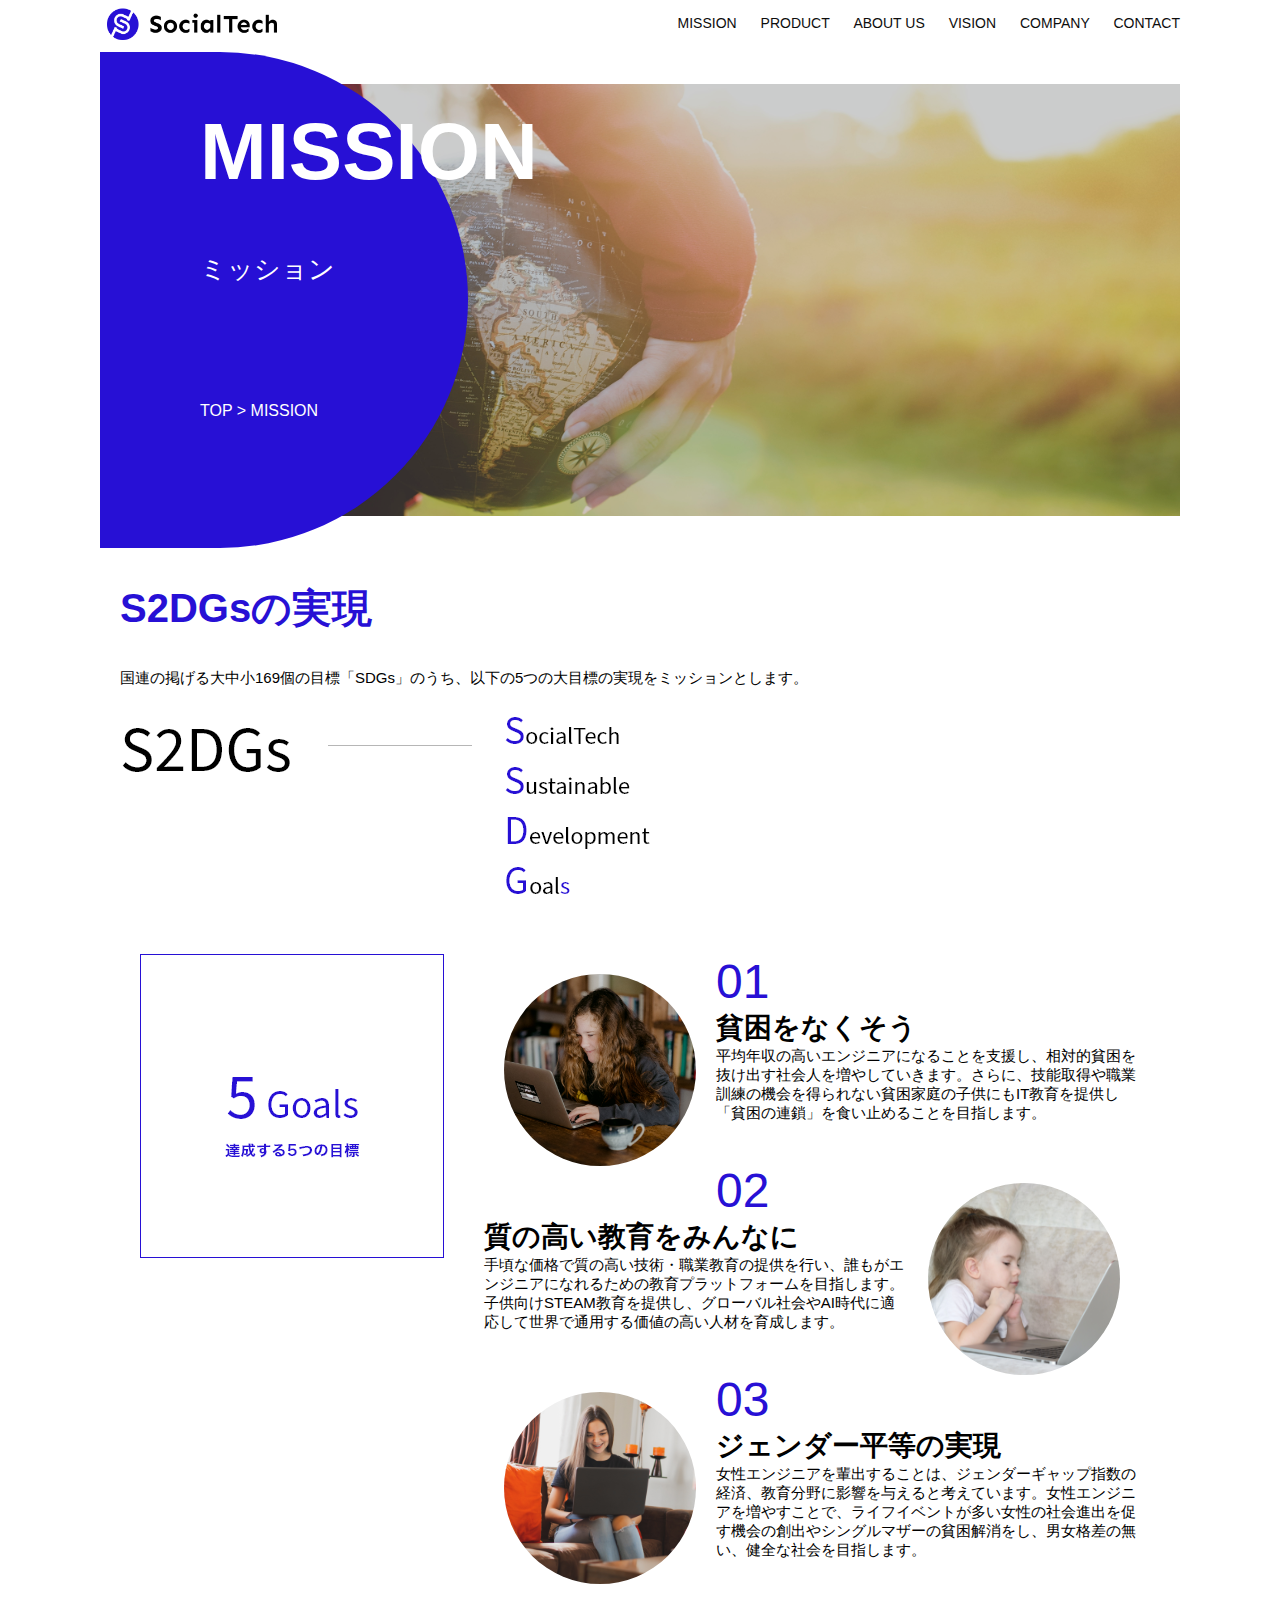
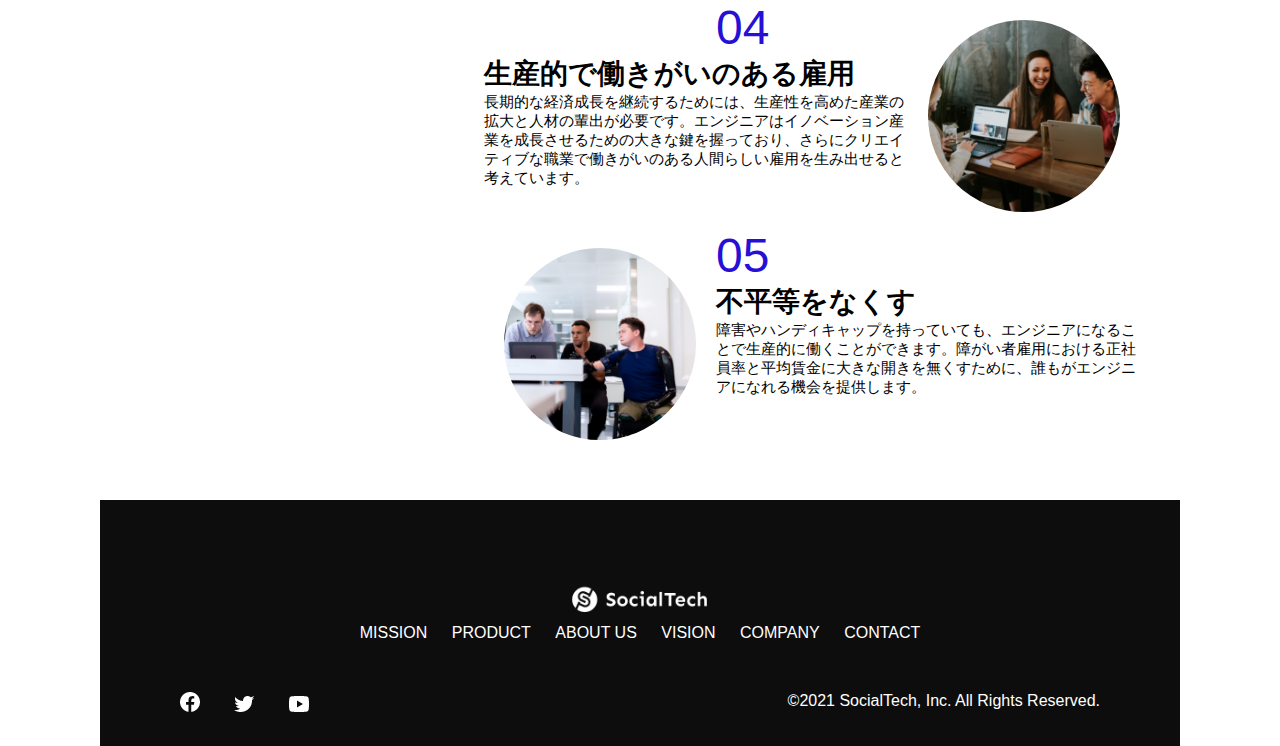
<file: kadai_tutorial_output/mission.html>
<!DOCTYPE html>
<html>
<head>
  <title>SocialTech - MISSION ミッション -</title>
  <meta charset="UTF-8">
  <meta name="description" content="SocialTechが目指す5つの目標（S2DGs）を紹介します">
  <meta name="viewport" content="width=device-width, initial-scale=1.0">
  <link rel="stylesheet" href="style.css">
</head>

<body>
  <!-- ヘッダー -->
  <header>
    <!-- ロゴ -->
    <a href="index.html" id="logo"><img src="images/logo.png" alt="トップページに戻る"></a>

    <!-- PC用ナビゲーション -->
    <nav id="nav-pc">
      <a href="mission.html">MISSION</a>
      <a href="product.html">PRODUCT</a>
      <a href="index.html#aboutus">ABOUT US</a>
      <a href="index.html#vision">VISION</a>
      <a href="index.html#company">COMPANY</a>
      <a href="index.html#contact">CONTACT</a>
    </nav>

    <!-- スマホ用メニューボタン -->
    <img id="menu-sp" src="images/button-menu.png" alt="ナビゲーションを開く" onclick="document.getElementById('nav-sp').style.display = 'block'">

    <!-- スマホ用ナビゲーション -->
    <nav id="nav-sp">
      <img id="close" src="images/button-close.png" alt="ナビゲーションを閉じる" onclick="document.getElementById('nav-sp').style.display = 'none'">
      <a id="logo-sp" href="index.html" onclick="document.getElementById('nav-sp').style.display = 'none'"><img
          src="images/logo-sp.png" alt="トップページに戻る"></a>
      <a class="menu" href="mission.html" onclick="document.getElementById('nav-sp').style.display = 'none'">MISSION</a>
      <a class="menu" href="product.html" onclick="document.getElementById('nav-sp').style.display = 'none'">PRODUCT</a>
      <a class="menu" href="index.html#aboutus" onclick="document.getElementById('nav-sp').style.display = 'none'">ABOUT
        US</a>
      <a class="menu" href="index.html#vision"
        onclick="document.getElementById('nav-sp').style.display = 'none'">VISION</a>
      <a class="menu" href="index.html#company"
        onclick="document.getElementById('nav-sp').style.display = 'none'">COMPANY</a>
      <a class="menu" href="index.html#contact"
        onclick="document.getElementById('nav-sp').style.display = 'none'">CONTACT</a>
      <div id="sns">
        <a href="https://www.facebook.com/sejuku2013"><img src="images/button-facebook.png" alt="Facebookのリンク"></a>
        <a href="https://twitter.com/samuraijuku"><img src="images/button-twitter.png" alt="Twitterのリンク"></a>
        <a href="https://www.youtube.com/channel/UCCFOQO5aDK0xXam4cUQXT8g"><img src="images/button-youtube.png" alt="YouTubeのリンク"></a>
      </div>
    </nav>
  </header>
  <main>
    <article>
      <section id="mission-main">
        <div id="mission-title">
          <h1>MISSION</h1>
          <span>ミッション</span>
          <div>TOP > MISSION</div>
        </div>
      </section>
      <section id="mission-s2dgs">
        <h2 class="mission-h2">S2DGsの実現</h2>
        <p>国連の掲げる大中小169個の目標「SDGs」のうち、以下の5つの大目標の実現をミッションとします。</p>
        <img src="images/mission/mission-s2dgs.png" alt="S2DGs">
      </section>
      <section id="mission-5goals">
        <div>
          <img id="s2dgs-image" src="images/mission/mission-5goals.png" alt="5Goals">
        </div>
        <div>
          <div>
            <img class="fivegoals-image-left" src="images/mission/mission-5goals01.png" alt="PCを操作する女の子">
            <span class="fivegoals-number">01</span>
            <h3 class="fivegoals-h3">貧困をなくそう</h3>
            <p class="fivegoals-p">
              平均年収の高いエンジニアになることを支援し、相対的貧困を抜け出す社会人を増やしていきます。さらに、技能取得や職業訓練の機会を得られない貧困家庭の子供にもIT教育を提供し「貧困の連鎖」を食い止めることを目指します。
            </p>
          </div>
  
          <div>
            <img class="fivegoals-image-right" src="images/mission/mission-5goals02.png" alt="PCを見つめる小さい女の子">
            <span class="fivegoals-number">02</span>
            <h3 class="fivegoals-h3">質の高い教育をみんなに</h3>
            <p class="fivegoals-p">
              手頃な価格で質の高い技術・職業教育の提供を行い、誰もがエンジニアになれるための教育プラットフォームを目指します。子供向けSTEAM教育を提供し、グローバル社会やAI時代に適応して世界で通用する価値の高い人材を育成します。
            </p>
          </div>
  
          <div>
            <img class="fivegoals-image-left" src="images/mission/mission-5goals03.png" alt="PCを操作する女性">
            <span class="fivegoals-number">03</span>
            <h3 class="fivegoals-h3">ジェンダー平等の実現</h3>
            <p class="fivegoals-p">
              女性エンジニアを輩出することは、ジェンダーギャップ指数の経済、教育分野に影響を与えると考えています。女性エンジニアを増やすことで、ライフイベントが多い女性の社会進出を促す機会の創出やシングルマザーの貧困解消をし、男女格差の無い、健全な社会を目指します。
            </p>
          </div>
  
          <div>
            <img class="fivegoals-image-right" src="images/mission/mission-5goals04.png" alt="笑顔で話し合う3人の男女">
            <span class="fivegoals-number">04</span>
            <h3 class="fivegoals-h3">生産的で働きがいのある雇用</h3>
            <p class="fivegoals-p">
              長期的な経済成長を継続するためには、生産性を高めた産業の拡大と人材の輩出が必要です。エンジニアはイノベーション産業を成長させるための大きな鍵を握っており、さらにクリエイティブな職業で働きがいのある人間らしい雇用を生み出せると考えています。
            </p>
          </div>
  
          <div>
            <img class="fivegoals-image-left" src="images/mission/mission-5goals05.png" alt="障害を持つ男性が生き生きと働く様子">
            <span class="fivegoals-number">05</span>
            <h3 class="fivegoals-h3">不平等をなくす</h3>
            <p class="fivegoals-p">
              障害やハンディキャップを持っていても、エンジニアになることで生産的に働くことができます。障がい者雇用における正社員率と平均賃金に大きな開きを無くすために、誰もがエンジニアになれる機会を提供します。
            </p>
          </div>
        </div>
      </section>

    </article>
    <footer>
      <div id="footer-logo">
        <img src="images/logo-sp.png" alt="SocialTech">
      </div>
      <div id="footer-link">
        <a href="mission.html">MISSION</a>
        <a href="product.html">PRODUCT</a>
        <a href="index.html#aboutus">ABOUT US</a>
        <a href="index.html#vision">VISION</a>
        <a href="index.html#company">COMPANY</a>
        <a href="index.html#contact">CONTACT</a>
      </div>
      <div id="sns-footer">
        <a href="https://www.facebook.com/sejuku2013"><img src="images/button-facebook.png" alt="Facebookのリンク"></a>
        <a href="https://twitter.com/samuraijuku"><img src="images/button-twitter.png" alt="Twitterのリンク"></a>
        <a href="https://www.youtube.com/channel/UCCFOQO5aDK0xXam4cUQXT8g"><img src="images/button-youtube.png" alt="YouTubeのリンク"></a>
        <span id="copyright">&copy;2021 SocialTech, Inc. All Rights Reserved. </span>
      </div>
    </footer>
  </main>
</body>

</html>
</file>
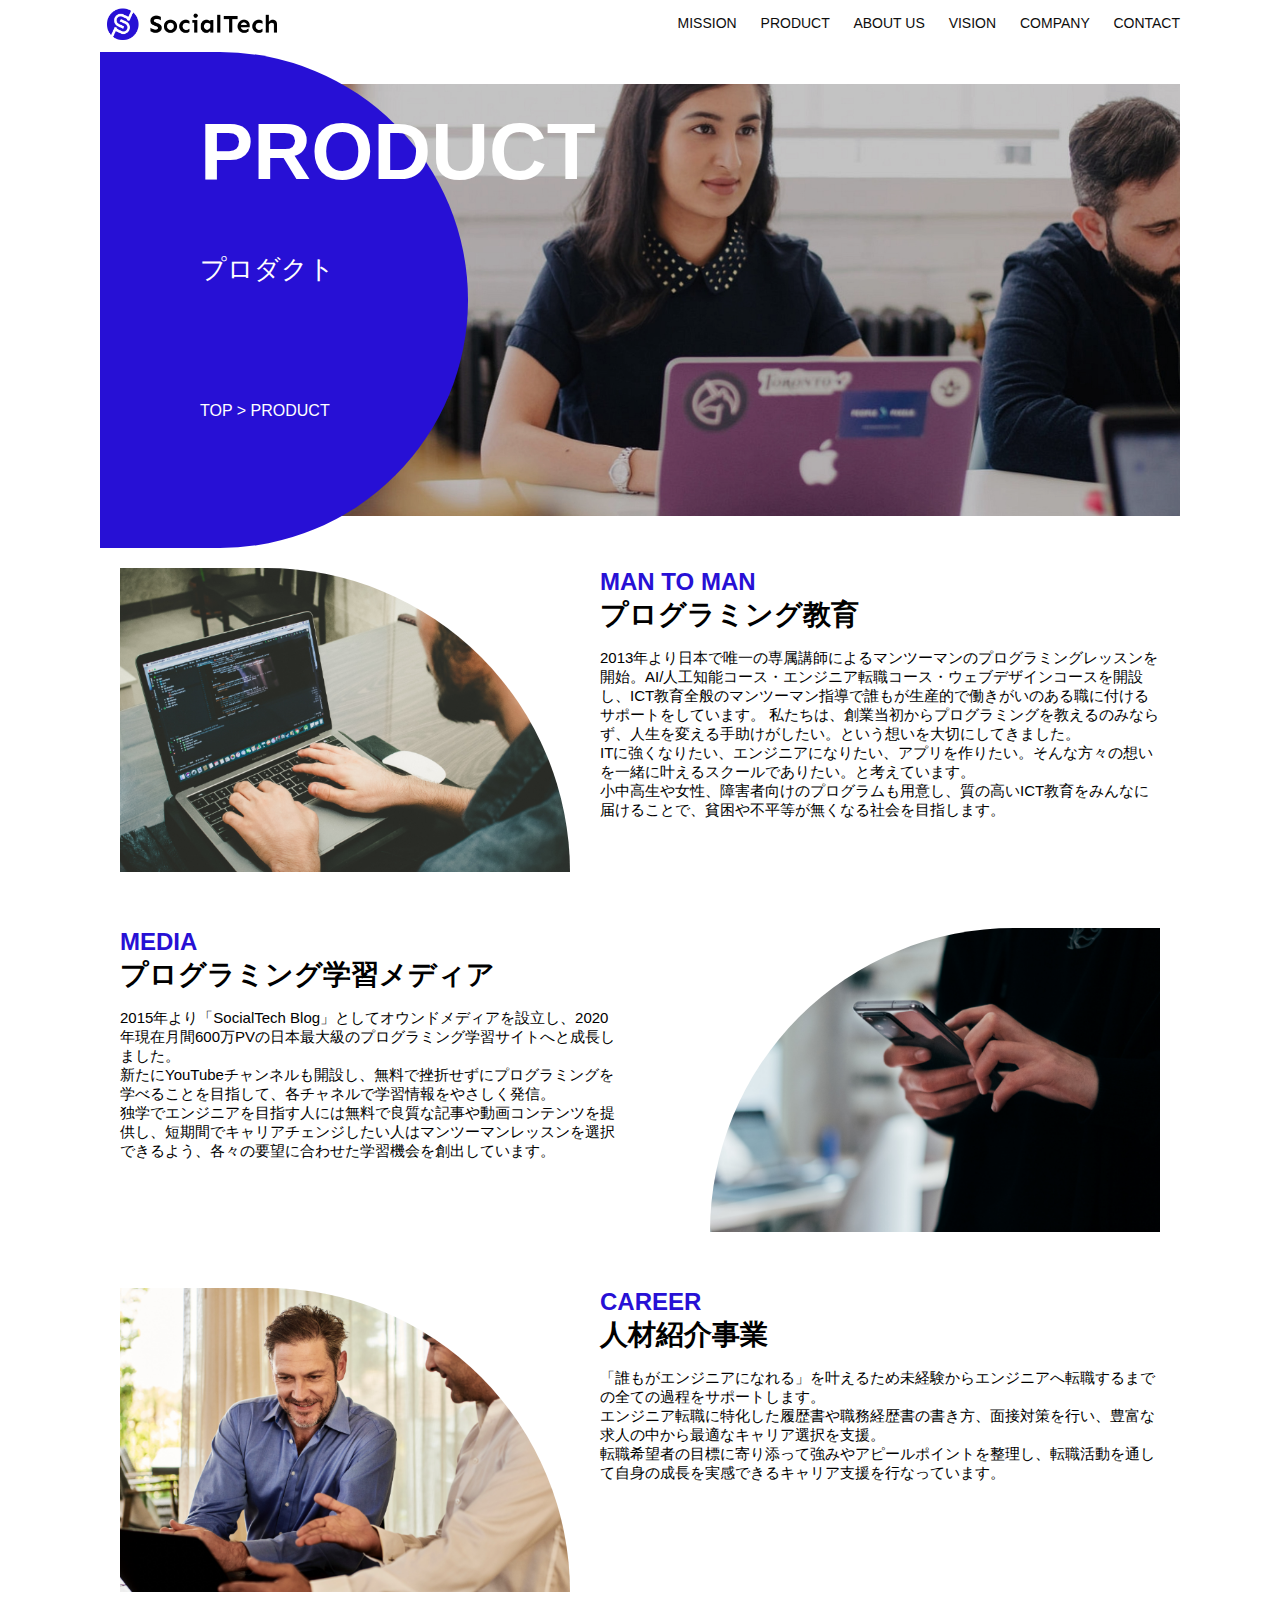
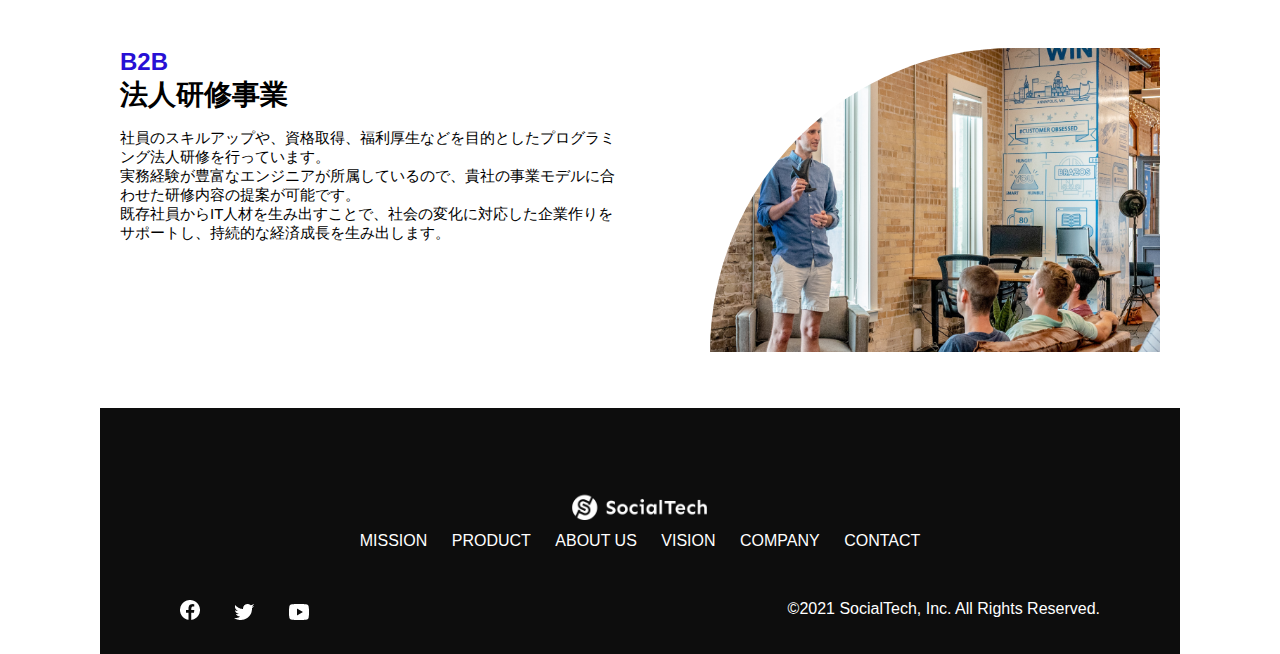
<file: kadai_tutorial_output/product.html>
<!DOCTYPE html>
<html>
 <head>
   <title>SocialTech -PRODUCT プロダクト-</title>
   <meta charset="UTF-8">
   <meta name="description" content="SocialTechの4つのプロダクトを紹介します">
   <meta name="viewport" content="width=device-width, initial-scale=1.0">
   <link rel="stylesheet" href="style.css">
 </head>
 
 <body>
   <!-- ヘッダー -->
   <header>
     <!-- ロゴ -->
     <a href="index.html" id="logo"><img src="images/logo.png" alt="トップページに戻る"></a>
 
     <!-- PC用ナビゲーション -->
     <nav id="nav-pc">
       <a href="mission.html">MISSION</a>
       <a href="product.html">PRODUCT</a>
       <a href="index.html#aboutus">ABOUT US</a>
       <a href="index.html#vision">VISION</a>
       <a href="index.html#company">COMPANY</a>
       <a href="index.html#contact">CONTACT</a>
     </nav>
 
     <!-- スマホ用メニューボタン -->
     <img id="menu-sp" src="images/button-menu.png" alt="ナビゲーションを開く" onclick="document.getElementById('nav-sp').style.display = 'block'">
 
     <!-- スマホ用ナビゲーション -->
     <nav id="nav-sp">
       <img id="close" src="images/button-close.png" alt="ナビゲーションを閉じる" onclick="document.getElementById('nav-sp').style.display = 'none'">
       <a id="logo-sp" href="index.html" onclick="document.getElementById('nav-sp').style.display = 'none'"><img
           src="images/logo-sp.png" alt="トップページに戻る"></a>
       <a class="menu" href="mission.html" onclick="document.getElementById('nav-sp').style.display = 'none'">MISSION</a>
       <a class="menu" href="product.html" onclick="document.getElementById('nav-sp').style.display = 'none'">PRODUCT</a>
       <a class="menu" href="index.html#aboutus" onclick="document.getElementById('nav-sp').style.display = 'none'">ABOUT
         US</a>
       <a class="menu" href="index.html#vision"
         onclick="document.getElementById('nav-sp').style.display = 'none'">VISION</a>
       <a class="menu" href="index.html#company"
         onclick="document.getElementById('nav-sp').style.display = 'none'">COMPANY</a>
       <a class="menu" href="index.html#contact"
         onclick="document.getElementById('nav-sp').style.display = 'none'">CONTACT</a>
       <div id="sns">
         <a href="https://www.facebook.com/sejuku2013"><img src="images/button-facebook.png" alt="Facebookのリンク"></a>
         <a href="https://twitter.com/samuraijuku"><img src="images/button-twitter.png" alt="Twitterのリンク"></a>
         <a href="https://www.youtube.com/channel/UCCFOQO5aDK0xXam4cUQXT8g"><img src="images/button-youtube.png" alt="YouTubeのリンク"></a>
       </div>
     </nav>
   </header>
   <main>
     <article>
      <section id="product-main">
        <div id="product-title">
          <h1>PRODUCT</h1>
          <span>プロダクト</span>
          <div>TOP > PRODUCT</div>
        </div>
      </section>
      <section class="product-section1">
        <img src="images/product/product-mantoman.png" alt="PCでコードを書く男性">
        <div>
          <h2 class="product-h2">MAN TO MAN</h2>
          <h3 class="product-h3">プログラミング教育</h3>
          <p>
            2013年より日本で唯一の専属講師によるマンツーマンのプログラミングレッスンを開始。AI/人工知能コース・エンジニア転職コース・ウェブデザインコースを開設し、ICT教育全般のマンツーマン指導で誰もが生産的で働きがいのある職に付けるサポートをしています。
            私たちは、創業当初からプログラミングを教えるのみならず、人生を変える手助けがしたい。という想いを大切にしてきました。<br>ITに強くなりたい、エンジニアになりたい、アプリを作りたい。そんな方々の想いを一緒に叶えるスクールでありたい。と考えています。<br>小中高生や女性、障害者向けのプログラムも用意し、質の高いICT教育をみんなに届けることで、貧困や不平等が無くなる社会を目指します。
          </p>
        </div>
      </section>
      <section class="product-section2">
        <div>
          <h2 class="product-h2">MEDIA</h2>
          <h3 class="product-h3">プログラミング学習メディア</h3>
          <p>2015年より「SocialTech
            Blog」としてオウンドメディアを設立し、2020年現在月間600万PVの日本最大級のプログラミング学習サイトへと成長しました。<br>新たにYouTubeチャンネルも開設し、無料で挫折せずにプログラミングを学べることを目指して、各チャネルで学習情報をやさしく発信。<br>独学でエンジニアを目指す人には無料で良質な記事や動画コンテンツを提供し、短期間でキャリアチェンジしたい人はマンツーマンレッスンを選択できるよう、各々の要望に合わせた学習機会を創出しています。
          </p>
        </div>
        <img src="images/product/product-media.png" alt="スマートフォンを操作する人">
      </section>
      <section class="product-section1">
        <img src="images/product/product-career.png" alt="笑顔で話し合う2人の男性">
        <div>
          <h2 class="product-h2">CAREER</h2>
          <h3 class="product-h3">人材紹介事業</h3>
          <p>
            「誰もがエンジニアになれる」を叶えるため未経験からエンジニアへ転職するまでの全ての過程をサポートします。<br>エンジニア転職に特化した履歴書や職務経歴書の書き方、面接対策を行い、豊富な求人の中から最適なキャリア選択を支援。<br>転職希望者の目標に寄り添って強みやアピールポイントを整理し、転職活動を通して自身の成長を実感できるキャリア支援を行なっています。<br>
          </p>
        </div>
      </section>
      <section class="product-section2">
        <div>
          <h2 class="product-h2">B2B</h2>
          <h3 class="product-h3">法人研修事業</h3>
          <p>
            社員のスキルアップや、資格取得、福利厚生などを目的としたプログラミング法人研修を行っています。<br>実務経験が豊富なエンジニアが所属しているので、貴社の事業モデルに合わせた研修内容の提案が可能です。<br>既存社員からIT人材を生み出すことで、社会の変化に対応した企業作りをサポートし、持続的な経済成長を生み出します。
          </p>
        </div>
        <img src="images/product/product-b2b.png" alt="講演中の男性とそれを聴く人々">
      </section>
     </article>
     <footer>
       <div id="footer-logo">
         <img src="images/logo-sp.png" alt="SocialTech">
       </div>
       <div id="footer-link">
         <a href="mission.html">MISSION</a>
         <a href="product.html">PRODUCT</a>
         <a href="index.html#aboutus">ABOUT US</a>
         <a href="index.html#vision">VISION</a>
         <a href="index.html#company">COMPANY</a>
         <a href="index.html#contact">CONTACT</a>
       </div>
       <div id="sns-footer">
         <a href="https://www.facebook.com/sejuku2013"><img src="images/button-facebook.png" alt="Facebookのリンク"></a>
         <a href="https://twitter.com/samuraijuku"><img src="images/button-twitter.png" alt="Twitterのリンク"></a>
         <a href="https://www.youtube.com/channel/UCCFOQO5aDK0xXam4cUQXT8g"><img src="images/button-youtube.png" alt="YouTubeのリンク"></a>
         <span id="copyright">&copy;2021 SocialTech, Inc. All Rights Reserved. </span>
       </div>
     </footer>
   </main>
 </body>
 
</html>
</file>
<file: kadai_012/style.css>
/* PC、スマホ共通スタイル */
body {
  font-family: "Source Sans Pro", "Hiragino Kaku Gothic ProN", Meiryo, Arial,
    sans-serif;
}

p {
  font-size: 15px;
}

/*================
PC用のスタイル 
=================*/
/* 横幅設定 */
body {
  max-width: 1080px;
  min-width: 960px;
  margin: 0 auto 0 auto;
}

/* ヘッダー */
header {
  display: flex;
  justify-content: space-between;
}

/* ナビゲーションのレイアウト */
#nav-pc {
  text-align: right;
  font-size: 14px;
  padding-top: 15px;
}

/* ナビゲーションのリンクの装飾設定 */
#nav-pc>a {
  text-decoration: none;
  margin-left: 20px;
}

#nav-pc>a:link {
  color: #0d0d0d;
}

#nav-pc>a:visited {
  color: #0d0d0d;
}

#nav-pc>a:hover {
  color: #0d0d0d;
  text-decoration: underline;
}

#nav-pc>a:active {
  color: #0d0d0d;
}

/* メインビジュアル*/
#main-visual {
  position: relative;
  height: 400px;
}

#main-message {
  position: absolute;
  top: 0;
  left: 0;
  background-color: #2710d5;
  color: #ffffff;
  border-radius: 0 0 476px 0;
  max-width: 620px;
  height: 100%;
  width: 100%;
  z-index: 11;
}

#main-message>h1 {
  font-size: 60px;
  font-weight: bold;
  margin: 100px 0 0 50px;
}

#main-message>p {
  font-size: 28px;
  margin: 0 0 0 50px;
}

#main-visual>img {
  max-width: 620px;
  border-radius: 476px 0 0 0;
  position: absolute;
  top: 0;
  right: 0;
  z-index: 10;
}

/* 見出し */
h2 {
  margin: 40px 0 0 0;
}

h2::after {
  content: url("images/line.png");
  margin-left: 10px;
}

h3 {
  font-size: 27px;
}

/* ミッション */
#mission {
  margin: 80px auto 80px auto;
  width: 100%;
}

#mission-flex {
  width: 100%;
  display: flex;
}

#mission-flex>div {
  width: 50%;
  margin: 20px;
}

#mission-photo {
  width: 100%;
}

#s2dgs {
  margin-top: 50px;
}

/* プロダクト */
#product {
  background-color: #fafafa;
  width: 100%;
  margin: 80px 0 80px 0;
  padding: 10px 40px 0px 40px;
}

/* 外枠 */
#product>div {
  margin-top: 40px;
  display: flex;
}

/* 左のカラム */
#product-left {
  width: 50%;
  margin-right: 20px;
}

/* 右のカラム */
#product-right {
  width: 50%;
  margin-left: 20px;
  margin-top: 80px;
}

/* 画像＋説明の枠 */
#product-left>div {
  position: relative;
  height: 480px;
  margin-right: 20px;
}

#product-right>div {
  position: relative;
  height: 480px;
  margin-left: 20px;
}

/* 画像 */
.product-photo {
  width: 100%;
}

/* 説明文の枠 */
.product-explain {
  background-color: #ffffff;
  position: absolute;
  left: 0;
  top: 280px;
  margin: 0 40px 0 40px;
  padding: 20px;
  box-shadow: 5px 5px 10px rgba(0, 0, 0, 0.05);
}

/* 説明文の英語 */
.product-explain>span {
  color: #2710d5;
  font-weight: bold;
  font-size: 16px;
  margin: 0;
}

/* 説明文の見出し */
.product-explain>h3 {
  margin: 5px 0 5px 0;
}

/* 説明文 */
.product-explain>p {
  margin: 0;
}

/* 「もっとみる」ボタン */
#product-more {
  margin: 0 auto -42px auto;
}

/* ABOUT US */
#aboutus {
  margin: 80px auto 80px auto;
}

/* 3つの組織文化と画像を入れる枠 */
#aboutus>div {
  display: flex;
}

/* 画像 */
.culture-img {
  width: 100%;
  align-self: flex-start;
}

.culture-img2 {
  margin-top: 50px;
  width: 100%;
}

/* 3つの組織文化の表 */
.culture-table {
  max-width: 500px;
  margin-right: 50px;
}

/* 番号 */
.culture-num {
  font-size: 80px;
  color: #2710d5;
  margin: 0 20px 0 0;
}

/* 組織文化英語 */
.culture-en {
  color: #2710d5;
  font-weight: bold;
  font-size: 24px;
  display: block;
}

/* 組織文化日本語 */
.culture-jp {
  font-size: 28px;
  font-weight: bold;
}

/* 説明文 */
.culture-description {
  margin: 0;
}

/* ビジョン */
#vision {
  margin: 80px auto 80px auto;
}

/* セクション内の外枠 */
#vision>div {
  width: 100%;
  display: flex;
  justify-content: space-between;
  flex-wrap: wrap;
}

/* 7つの行動指針の枠 */
.vision-box {
  width: 300px;
  height: 300px;
  margin-bottom: 30px;
  position: relative;
}

.vision-box>img {
  width: 100%;
  height: auto;
  position: absolute;
  top: 0;
  left: 0;
  z-index: 30;
}

.vision-box>span {
  position: absolute;
  top: 0;
  left: 0;
  z-index: 31;
  margin-right: 20px;
}

.vision-box>span>h4 {
  color: #2710d5;
  font-size: 19px;
  margin: 80px 0 0 0;
  Ï
}

.vision-box>span>h4::first-letter {
  font-size: 40px;
}

.vision-box>span>h5 {
  font-size: 20px;
  margin: 0 0 0 0;
}

.vision-box>span>p {
  margin: 10px 0 0 0;
}


/* CASES */
#cases{
  margin: 40px 0px;
  width: 100%;

}

#cases > ul{
  display: flex;
}
#cases > ul > li{
  list-style: none;

}
.case-card{
  width: 33%;
  margin: 20px;
  background-color: #ffffff;
  min-height: 400px;
  box-shadow: 5px 5px 15px 0 rgba(0, 0, 0, 0.2);
}

.case-img{
  width: 100%;
}

.case-info{
  padding: 10px 20px;
}
.case-name{
  color: #2710d5;
  font-size: 19px;
}

.case-content{
  font-size: 14px;
}
/* 会社概要 */
#company {
  margin: 80px auto 80px auto;
}

#company-table {
  width: 100%;
}

.tableheader {
  text-align: left;
  padding: 20px;
  border-bottom-color: #2710d5;
  border-bottom-width: 1px;
  border-bottom-style: solid;
  width: 100px;
}

.tableheader-first {
  text-align: left;
  padding: 20px;
  border-bottom-color: #2710d5;
  border-bottom-width: 1px;
  border-bottom-style: solid;
  border-top-color: #2710d5;
  border-top-width: 1px;
  border-top-style: solid;
  width: 100px;
}

.cell {
  padding: 30px;
  border-bottom-color: #ececec;
  border-bottom-width: 1px;
  border-bottom-style: solid;
}

.cell-first {
  padding: 30px;
  border-bottom-color: #ececec;
  border-bottom-width: 1px;
  border-bottom-style: solid;
  border-top-color: #ececec;
  border-top-width: 1px;
  border-top-style: solid;
}

#company>iframe {
  width: 100%;
  height: 368px;
  margin-top: 40px;
}

/* お問い合わせ */
#contact {
  margin: 80px auto 80px auto;
}

/* 外枠 */
#contact>form>div {
  display: flex;
  flex-direction: row;
  flex-wrap: wrap;
  padding-bottom: 30px;
}

/* 左列の見出し */
.contact-heading {
  width: 240px;
  align-self: center;
}

/* 見出しのラベル */
.contact-label {
  font-weight: bold;
}

/* 必須 */
.contact-span {
  color: #ce2222;
  margin: 0 0 0 20px;
  font-weight: bold;
}

/* テキストボックス */
.contact-textbox {
  border-top: 0;
  border-left: 0;
  border-right: 0;
  border-bottom-width: 1px;
  border-bottom-color: #707070;
  border-bottom-style: solid;
  background-color: #fafafa;
  width: 400px;
  height: 56px;
}

/* お問い合わせ内容のテキストエリア */
.contact-textarea {
  border-top: 0;
  border-left: 0;
  border-right: 0;
  border-bottom-width: 1px;
  border-bottom-color: #707070;
  border-bottom-style: solid;
  background-color: #fafafa;
  width: 400px;
  height: 200px;
}

/* 個人情報の取り扱い */
details {
  width: 700px;
}

details>div {
  background-color: #fafafa;
  padding: 20px;
}

details>div>span {
  font-weight: bold;
}

/* フッター */
footer {
  background-color: #0d0d0d;
  text-align: center;
  padding: 80px 80px 30px 80px;
}

#footer-logo {
  margin-bottom: 30px;
}

#footer-link {
  margin-bottom: 50px;
}
#footer-link > a {
  text-decoration: none;
  margin: 10px;
}
#footer-link > a:link {
  color: #ffffff;
}
#footer-link > a:visited {
  color: #ffffff;
}
#footer-link > a:hover {
  color: #ffffff;
  text-decoration: underline;
}
#footer-link > a:active {
  color: #ffffff;
}

#sns-footer {
  text-align: left;
  width: 100%;
}

#sns-footer > a {
  margin-right: 30px;
}

#copyright {
  color: #ffffff;
  float: right;
}
</file>
<file: kadai_013/style.css>
/* PC、スマホ共通スタイル */
body {
  font-family: "Source Sans Pro", "Hiragino Kaku Gothic ProN", Meiryo, Arial,
    sans-serif;
}

p {
  font-size: 15px;
}

#main-visual>img {
  width: 100%;
}

/*================
PC用のスタイル 
=================*/
@media screen and (min-width: 768px) {
  /* 横幅設定 */
  body {
    max-width: 1080px;
    min-width: 960px;
    margin: 0 auto 0 auto;
  }

  /* ヘッダー */
  header {
    display: flex;
    justify-content: space-between;
  }

  /* ナビゲーションのレイアウト */
  #nav-pc {
    text-align: right;
    font-size: 14px;
    padding-top: 15px;
  }

  /* ナビゲーションのリンクの装飾設定 */
  #nav-pc>a {
    text-decoration: none;
    margin-left: 20px;
  }

  #nav-pc>a:link {
    color: #0d0d0d;
  }

  #nav-pc>a:visited {
    color: #0d0d0d;
  }

  #nav-pc>a:hover {
    color: #0d0d0d;
    text-decoration: underline;
  }

  #nav-pc>a:active {
    color: #0d0d0d;
  }
  
  #menu-sp{
    display: none;
  }
  #nav-sp{
    display: none;
  }

}

@media screen and (max-width:767px) {
  body{
    min-width: 375px;
    margin: 0;
  }
  #nav-pc{
    display: none;
  }
  #menu-sp{
    float: right;
    padding: 0;
  }
  #nav-sp{
    background-color: #ce933e;
    position: absolute;
    left: 0;
    top: 0;
    height: 100%;
    width: 100%;
    display: none;
    z-index: 100;
  }
  #close{
    position: absolute;
    top: 20px;
    right: 20px;
  }

  #logo-sp{
    margin: 80px 0 30px 20px;
  }

  #nav-sp > a{
    display: block;
  }
  #nav-sp > a:link {
    color: #ffffff;
  }
  #nav-sp > a:visited {
    color: #ffffff;
  }
  #nav-sp > a:hover {
    color: #ffffff;
    text-decoration: underline;
  }
  #nav-sp > a:active {
    color: #ffffff;
  }
  #nav-sp > .menu {
    text-decoration: none;
    display: block;
    margin: 0 20px 0 20px;
    height: 44px;
    font-size: 16px;
    background-image: url("images/arrow.png");
    background-repeat: no-repeat;
    background-position: right top;
  }
  #sns {
    position: absolute;
    bottom: 20px;
    left: 20px;
  }
  #sns > a {
    margin-right: 30px;
  }

}
</file>
<file: kadai_tutorial_output/style.css>
/*PC・スマホ共通スタイル*/
body{
  font-family: "Source Sans Pro", "Hiragino Kaku Gothic ProN", Meiryo, Arial, sans-serif;
}

p{
  font-size: 15px;
}
@media screen and (min-width: 768px) {
  /*================
  PC用のスタイル 
  =================*/
  /*横幅設定*/
  body{
    max-width: 1080px;
    min-width: 960;
    margin: 0 auto 0 auto;
  }

  /*ヘッダー設定*/
  header{
    display: flex;
    justify-content: space-between;
  }

  #nav-pc{
    font-size: 14px;
    padding-top: 15px;
  }

  #nav-pc > a{
    text-decoration: none;
    margin-left: 20px;
  }
  #nav-pc > a:link {
    color: #0d0d0d;
  }
  #nav-pc > a:visited {
    color: #0d0d0d;
  }
  #nav-pc > a:hover {
    color: #0d0d0d;
    text-decoration: underline;
  }
  #nav-pc > a:active {
    color: #0d0d0d;
  }

  #main-visual{
    position: relative;
    height: 400px;
  }

  #main-message{
    position: absolute;
    top: 0px;
    left: 0px;
    background-color: #2710d5;
    color: #ffffff;
    border-radius: 0px 0px 476px 0px;
    max-width: 620px;
    width: 100%;
    height: 100%;
    z-index: 11;
  }

  #main-message > h1{
    font-size: 60px;
    font-weight: bold;
    margin: 100px 0 0 50px;
  }

  #main-message > p{
    font-size: 28px;
    margin: 0 0 0 50px;
  }

  #main-visual > img{
    max-width: 620px;
    border-radius: 476px 0 0 0;
    position: absolute;
    right: 0;
    top: 0;
    z-index: 10;
  }

  #mission{
    margin: 80px auto;
    width: 100%;
  }

  #mission-flex{
    width: 100%;
    display: flex; 
  }

  #mission-flex > div {
    width: 50%;
    margin: 20px;
  }

  #mission-photo {
    width: 100%;
  }

  #s2dgs {
    margin-top: 50px;
    width: 100%;
  }

  /* プロダクト */
  #product {
    background-color: #fafafa;
    margin: 80px 0 80px 0;
    padding: 10px 40px 0px 40px;
  }

  /* 外枠 */
  #product > div {
    margin-top: 40px;
    display: flex;
  }

  /* 左のカラム */
  #product-left {
    width: 50%;
    margin-right: 20px;
  }

  /* 右のカラム */
  #product-right {
    width: 50%;
    margin-left: 20px;
    margin-top: 80px;
  }

  /* 画像＋説明の枠 */
  #product-left > div {
    position: relative;
    height: 480px;
    margin-right: 20px;
  }
  #product-right > div {
    position: relative;
    height: 480px;
    margin-left: 20px;
  }

  /* 画像 */
  .product-photo {
    width: 100%;
  }

  /* 説明文の枠 */
  .product-explain {
    background-color: #ffffff;
    position: absolute;
    left: 0;
    top: 280px;
    margin: 0 40px 0 40px;
    padding: 20px;
    box-shadow: 5px 5px 10px rgba(0, 0, 0, 0.05);
  }
  
  /* 説明文の英語 */
  .product-explain > span {
    color: #2710d5;
    font-weight: bold;
    font-size: 16px;
    margin: 0;
  }
  
  /* 説明文の見出し */
  .product-explain > h3 {
    font-size: 20px;
    margin: 5px 0 5px 0;
  }
  
  /* 説明文 */
  .product-explain > p {
    font-size: 14px;
    margin: 0;
  }
  
  /* 「もっとみる」ボタン */
  #product-more {
    margin: 0 auto -42px auto;
  }

  #aboutus{
    margin: 80px auto;
  }
  #aboutus > div{
    display: flex;
  }

  .culture-img{
    width: 100%;
    align-self: flex-start;
  }
  .culture-img2{
    margin-top: 50px;
    width: 100%;
  }
  .culture-table{
    margin-right: 50px;
  }
  .culture-num{
    font-size: 80px;
    color: #2710d5;
    margin-right: 20px;
  }
  .culture-en{
    font-size: 24px;
    color: #2710d5;
    font-weight: bold;
    display: block;
  }

  .culture-jp{
    font-size: 28px;
    font-weight: bold;
  }

  .culture-description{
    margin: 0;
  }

  #vision{
    margin: 80px auto;
  }

  #vision > div{
    width: 100%;
    display: flex;
    justify-content: space-between;
    flex-wrap: wrap;
  }

  .vision-box{
    width: 300px;
    height: 300px;
    margin-bottom: 30px;
    position: relative;
  }

  .vision-box > img{
    width: 100%;
    height: auto;
    position: absolute;
    top: 0;
    left: 0;
    z-index: 30;
  }
  .vision-box > span{
    position: absolute;
    margin-right: 20px;
    top: 0;
    left: 0;
    z-index: 31;
  }

  .vision-box > span >h4{
    color: #2710d5;
    font-size: 19px;
    margin: 80px 0 0 0;
  }

  .vision-box > span >h4::first-letter{
    font-size: 40px;
  }

  .vision-box > span >h5{
    font-size: 20px;
    margin: 0 0 0 0 ;
  }
  .vision-box > span >p{
    margin: 10px 0 0 0;
  }

  #company{
    margin: 80px auto;
  }

  #company-table{
    width: 100%;
  }
  .tableheader{
    text-align: left;
    padding: 20px;
    border-bottom: #2710d5 1px solid;
    width: 100px;
  }

  .tableheader-first{
    text-align: left;
    padding: 20px;
    border-bottom: #2710d5 1px solid;
    width: 100px;
    border-top: #2710d5 1px solid;
  }

  .cell{
    padding: 30px;
    border-bottom: #ececec 1px solid ;
  }

  .cell-first{
    border-top: #ececec 1px solid ;
    padding: 30px;
    border-bottom: #ececec 1px solid ;
  }

  #company >iframe{
    width: 100%;
    height: 368px;
    margin: 40px 0 0 0;
  }
  /* お問い合わせ */
  #contact {
    margin: 80px auto 80px auto;
  }
  
  /* 外枠 */
  #contact > form > div {
    display: flex;
    flex-direction: row;
    flex-wrap: wrap;
    padding-bottom: 30px;
  }
  /* 左列の見出し */
  .contact-heading {
    width: 240px;
    align-self: center;
  }
  /* 見出しのラベル */
  .contact-label {
    font-weight: bold;
  }
  /* 必須 */
  .contact-span {
    color: #ce2222;
    margin: 0 0 0 20px;
    font-weight: bold;
  }
  
  /* テキストボックス */
  .contact-textbox {
    border-top: 0;
    border-left: 0;
    border-right: 0;
    border-bottom-width: 1px;
    border-bottom-color: #707070;
    border-bottom-style: solid;
    background-color: #fafafa;
    width: 400px;
    height: 56px;
  }
  /* お問い合わせ内容のテキストエリア */
  .contact-textarea {
    border-top: 0;
    border-left: 0;
    border-right: 0;
    border-bottom-width: 1px;
    border-bottom-color: #707070;
    border-bottom-style: solid;
    background-color: #fafafa;
    width: 400px;
    height: 200px;
  }

  details {
    width: 700px;
  }
  details > div {
    background-color: #fafafa;
    padding: 20px;
  } 
  details > div > span {
    font-weight: bold;
  }

  footer{
    background-color: #0d0d0d;
    text-align: center;
    padding: 80px 80px 30px 80px;
  }

  #footer-log{
    margin: 0 0 30px 0;
  }

  #footer-link{
    margin: 0 0 50px 0;
  }

  #footer-link > a{
    text-decoration: none;
    margin: 10px;
  }
  #footer-link > a:link {
    color: #ffffff;
  }
  #footer-link > a:visited {
    color: #ffffff;
  }
  #footer-link > a:hover {
    color: #ffffff;
    text-decoration: underline;
  }
  #footer-link > a:active {
    color: #ffffff;
  }
  #sns-footer {
    text-align: left;
    width: 100%;
  }

  #sns-footer > a {
    margin-right: 30px;
  }

  #copyright {
    color: #ffffff;
    float: right;
  }

  #nav-sp{
    display: none;
  }
  #menu-sp{
    display: none;
  }

   /* mission.html用スタイル */
   /* ミッションのメインビジュアル */
  #mission-main {
    height: 496px;
    width: 100%;
    background-image: url("images/mission/mission-main.png");
    background-repeat: no-repeat;
    background-position-y: center;
  }

  #mission-title {
    background-color: #2710d5;
    width: 368px;
    color: #ffffff;
    height: 496px;
    border-radius: 0 248px 248px 0;
    position: relative;
  }

  #mission-title > h1 {
    position: absolute;
    top: 0;
    left: 100px;
    font-size: 80px;
  }

  #mission-title > span {
    position: absolute;
    top: 200px;
    left: 100px;
    font-size: 26px;
  }

  #mission-title > div {
    position: absolute;
    top: 350px;
    left: 100px;
    font-size: 16px;
  }
  #mission-s2dgs {
    width: 100%;
    margin: 20px;
  }

  .mission-h2 {
    color: #2710d5;
    font-size: 40px;
  }

  .mission-h2::after {
    content: none;
  }
  #mission-5goals {
    margin: 20px;
    display: flex;
  }

  #mission-5goals > div {
    flex-grow: 1;
    padding: 20px;
  }

  #mission-5goals > div > div {
    margin-bottom: 40px;
  }

  .fivegoals-image-right {
    float: right;
    margin: 20px;
  }

  .fivegoals-image-left {
    float: left;
    margin: 20px;
  }

  .fivegoals-number {
    color: #2710d5;
    font-size: 48px;
    margin: 0;
  }

  .fivegoals-h3 {
    font-size: 28px;
    margin: 0;
  }

  .fivegoals-p {
    margin: 0;
  }
  
  /* プロダクトページ */
  #product-main {
    height: 496px;
    width: 100%;
    background-image: url("images/product/product-main.png");
    background-repeat: no-repeat;
    background-position-y: center;
  }
  
  #product-title {
    background-color: #2710d5;
    width: 368px;
    color: #ffffff;
    height: 496px;
    border-radius: 0 248px 248px 0;
    position: relative;
  }
  
  #product-title > h1 {
    position: absolute;
    top: 0;
    left: 100px;
    font-size: 80px;
  }
  
  #product-title > span {
    position: absolute;
    top: 200px;
    left: 100px;
    font-size: 26px;
  }
  
  #product-title > div {
    position: absolute;
    top: 350px;
    left: 100px;
    font-size: 16px;
  }

  /* セクション1 */
  .product-section1 {
    position: relative;
    margin: 20px;
    height: 340px;
  }
  
  .product-section1 > img {
    position: absolute;
    top: 0;
    left: 0;
    width: 450px;
    margin: 0 40px 30px 0;
    border-radius: 0 432px 0 0;
  }
  
  .product-section1 > div {
    position: absolute;
    top: 0;
    left: 480px;
  }
  
  /* セクション2 */
  .product-section2 {
    position: relative;
    margin: 20px;
    height: 340px;
  }
  
  .product-section2 > img {
    position: absolute;
    top: 0;
    right: 0;
    width: 450px;
    margin: 0 0 30px 40px;
    border-radius: 432px 0 0 0;
  }
  
  .product-section2 > div {
    width: 500px;
    position: absolute;
    top: 0;
    left: 0;
  }
  
  .product-h2 {
    color: #2710d5;
    font-size: 24px;
    margin: 0;
  }
  
  .product-h3 {
    font-size: 28px;
    margin: 0;
  }

}

/*====================
スマートフォン用のスタイル
=====================*/
@media screen and (max-width: 767px) {
  body {
    min-width: 375px;
    margin: 0;
  }

  /* PC用ナビゲーション非表示 */
  #nav-pc {
    display: none;
  }

  /* ハンバーガーメニュー */
  #menu-sp {
    float: right;
    padding: 0;
  }
  
   /* スマホ用ナビゲーションの表示切替 */
   /* 初期状態、レイアウトと非表示設定 */
   #nav-sp {
    background-color: #2710d5;
    position: absolute;
    left: 0;
    top: 0;
    height: 100%;
    width: 100%;
    display: none;
    z-index: 100;
  }
    /* ×ボタン */
  #close {
    position: absolute;
    top: 20px;
    right: 20px;
  }

  /* ナビゲーションメニュー用ロゴ */
  #logo-sp {
    margin: 80px 0 30px 20px;
  }
     /* ナビゲーションのリンクの装飾設定 */
  #nav-sp > a {
    display: block;
  }
  #nav-sp > a:link {
    color: #ffffff;
  }
  #nav-sp > a:visited {
    color: #ffffff;
  }
  #nav-sp > a:hover {
    color: #ffffff;
    text-decoration: underline;
  }
  #nav-sp > a:active {
    color: #ffffff;
  }
  #nav-sp > .menu {
    text-decoration: none;
    display: block;
    margin: 0 20px 0 20px;
    height: 44px;
    font-size: 16px;
    background-image: url("images/arrow.png");
    background-repeat: no-repeat;
    background-position: right top;
  }
  #sns {
    position: absolute;
    bottom: 20px;
    left: 20px;
  }
  #sns > a {
    margin-right: 30px;
  }

  #main-visual{
    position: relative;
    height: 470px;
    width: 100%;
    overflow: hidden;
  }

  #main-visual > div{
    position: absolute;
    top: 0;
    left: 0;
    color: white;
    background-color: #2710d5;
    border-radius: 0 0 476px 0;
    text-align: center;
    height: 280px;
    width: 100%;
    z-index: 11;
  }
  #main-visual > div > h1 {
    font-size: 28px;
    margin: 90px 0 0 0;
  }

  #main-visual > div > p {
    margin: 0;
  }

  #main-visual > img {
    width: 100%;
    border-radius: 476px 0 0 0;
    z-index: 10;
    position: absolute;
    bottom: 0;
    right: 0;
  }
  h2::after {
    content: url("images/line.png");
    margin-left: 10px;
  }

  h3 {
    font-size: 24px;
    margin: 10px 0 0 0;
  }

  #mission {
    margin: 20px;
  }

  #mission-photo {
    width: 100%;
  }

  #s2dgs {
    width: 100%;
  }
  

  #product {
    background-color: #fafafa;
    padding-top: 10px;
  }

  #product h2 {
    margin-left: 20px;
  }
  /* 外枠 */
  /* 左右のカラム　スマホでは縦並び */
  #product-left,
  #product-right {
    margin-right: 20px;
    margin-left: 20px;
  }
  /* 画像＋説明の枠 */
  #product-left > div,
  #product-right > div {
    position: relative;
    height: 540px;
  }

  /* 説明文の枠 */
  .product-explain {
    background-color: #ffffff;
    position: absolute;
    left: 0;
    bottom: 50px;
    padding: 20px;
    box-shadow: 5px 5px 10px rgba(0, 0, 0, 0.05);
  }

  .product-explain > span {
    color: #2710d5;
    font-weight: bold;
    font-size: 16px;
    margin: 0px;
  }

  .product-explain > h3 {
    margin: 10px 0 10px 0;
  }
   /* 画像 */
  .product-photo {
    width: 100%;
  }

  #product-more > img {
    margin: 0 0 -42px 20px;
  }
    /* ABOUT US */
  #aboutus {
    margin: 80px 20px 80px 20px;
  }

  #aboutus > div {
    display: flex;
    flex-direction: column;
  }

  .culture-table {
    width: 100%;
    padding-right: 20px;
    order: 2;
  }
  .culture-img {
    width: 100%;
    order: 1;
  }

  .culture-img2 {
    width: 100%;
  }
  .culture-num {
    font-size: 80px;
    color: #2710d5;
  }

  .culture-en {
    color: #2710d5;
    font-weight: bold;
    font-size: 24px;
    display: block;
  }

  .culture-jp {
    display: block;
  }

  .culture-description {
    margin: 0;
  }
  
  #vision {
    margin: 80px 20px 80px 20px;
  }

  .vision-box {
    width: 300px;
    height: 300px;
    margin-bottom: 30px;
    position: relative;
  }

  .vision-box > img {
    width: 100%;
    height: auto;
    position: absolute;
    top: 0;
    left: 0;
    z-index: 30;
  }
  .vision-box > span {
    position: absolute;
    top: 0;
    left: 0;
    z-index: 31;
    margin-right: 20px;
  }

  .vision-box > span > h4 {
    color: #2710d5;
    font-size: 19px;
    margin: 60px 0 0 0;
  }

  .vision-box > span > h5 {
    font-size: 20px;
    margin: 0 0 0 0;
  }
  .vision-box > span > p {
    margin: 10px 0 0 0;
  }

     /* 会社概要 */
  #company {
    margin: 0 20px 0 20px;
  }

  #company > h3 {
    margin-bottom: 20px;
  }
  #company > table {
    width: 100%;
  }

  .tableheader-first {
    text-align: left;
    padding: 20px;
    border-bottom-color: #2710d5;
    border-bottom-width: 1px;
    border-bottom-style: solid;
    border-top-color: #2710d5;
    border-top-width: 1px;
    border-top-style: solid;
    width: 50px;
  }
  .tableheader {
    text-align: left;
    padding: 20px;
    border-bottom-color: #2710d5;
    border-bottom-width: 1px;
    border-bottom-style: solid;
    width: 50px;
  }

  .cell {
    padding: 20px;
    border-bottom-color: #ececec;
    border-bottom-width: 1px;
    border-bottom-style: solid;
  }
  .cell-first {
    padding: 20px;
    border-bottom-color: #ececec;
    border-bottom-width: 1px;
    border-bottom-style: solid;
    border-top-color: #ececec;
    border-top-width: 1px;
    border-top-style: solid;
  }

  #company > iframe {
    width: 100%;
    height: 240px;
    margin: 40px 0 0 0;
  }
    /* お問い合わせ */
  #contact {
    margin: 80px 20px 80px 20px;
  }

  #contact > h3 {
    margin-bottom: 20px;
  }

  #contact > form > div {
    margin-bottom: 20px;
  }

  .contact-heading {
    margin-bottom: 20px;
  }
    /* ラベル */
  .contact-label {
    font-weight: bold;
  }

  /* 必須 */
  .contact-span {
    color: #ce2222;
    margin: 0 0 0 20px;
    font-weight: bold;
  }

  .contact-textbox {
    height: 56px;
    border-top: 0;
    border-left: 0;
    border-right: 0;
    background-color: #fafafa;
    border-bottom-color: #707070;
    border-bottom-width: 1px;
    border-style: solid;
    min-width: 300px;
    width: 100%;
  }

  .contact-textarea {
    height: 150px;
    border-top: 0;
    border-left: 0;
    border-right: 0;
    background-color: #fafafa;
    width: 100%;
  }

  .radiobutton {
    margin-bottom: 20px;
  }

  .radiobutton + label::after {
    content: "\A";
    white-space: pre;
  }
    /* フッター */
  footer {
    background-color: #0d0d0d;
    padding: 30px 20px 50px 20px;
  }

  #footer-logo {
    margin-bottom: 30px;
  }
  #footer-link {
    margin-bottom: 50px;
  }
  #footer-link > a {
    text-decoration: none;
    margin: 0 20px 30px 0;
    display: block;
    background-image: url("images/arrow.png");
    background-repeat: no-repeat;
    background-position: right top;
  }
  #footer-link > a:link {
    color: #ffffff;
  }
  #footer-link > a:visited {
    color: #ffffff;
  }
  #footer-link > a:hover {
    color: #ffffff;
    text-decoration: underline;
  }
  #footer-link > a:active {
    color: #ffffff;
  }

  #sns-footer > a {
    margin-right: 30px;
  }

  #copyright {
    font-size: 12px;
    display: block;
    margin-top: 30px;
    color: #ffffff;
  }
  

}




/*====================
スマートフォン用のスタイル
=====================*/
@media screen and (max-width: 767px) {
  /* ここにMISSIONページのスマートフォン用のCSSを記述する */
  #mission-main {
    height: 256px;
    width: 100%;
    background-image: url("images/mission/mission-main.png");
    background-repeat: no-repeat;
    background-position-y: center;
    background-size: auto 208px;
  }

  #mission-title {
    background-color: #2710d5;
    width: 136px;
    color: #ffffff;
    height: 256px;
    border-radius: 0 248px 248px 0;
    position: relative;
  }
  #mission-title > h1 {
    position: absolute;
    top: 0;
    left: 20px;
    font-size: 40px;
  }

  #mission-title > span {
    position: absolute;
    top: 110px;
    left: 20px;
    font-size: 18px;
  }

  #mission-title > div {
    position: absolute;
    top: 180px;
    left: 20px;
    font-size: 13px;
  }
  /* ミッションページ　S2DGSの設定 */
  #mission-s2dgs {
    margin: 20px;
  }

  .mission-h2 {
    color: #2710d5;
    font-size: 38px;
    margin: 0px;
  }

  .mission-h2::after {
    content: none;
  }

  #mission-s2dgs > img {
    width: 100%;
  }
  
  /* ミッションページ　5Goalsの設定 */
  #mission-5goals {
    margin: 20px;
  }

  #mission-5goals > div > div {
    margin-bottom: 40px;
  }

  #s2dgs-image {
    width: 100%;
  }
  .fivegoals-image-right {
    margin: 20px auto 20px auto;
    display: block;
  }

  .fivegoals-image-left {
    margin: 20px auto 20px auto;
    display: block;
  }

  .fivegoals-number {
    color: #2710d5;
    font-size: 48px;
    margin: 0;
  }

  .fivegoals-h3 {
    font-size: 28px;
    margin: 0;
  }
  .fivegoals-p {
    margin: 0;
  }

  /* プロダクトページ */
  #product-main {
    height: 256px;
    width: 100%;
    background-image: url("images/product/product-main.png");
    background-repeat: no-repeat;
    background-position-y: center;
    background-size: auto 208px;
  }
  #product-title {
    background-color: #2710d5;
    width: 136px;
    color: #ffffff;
    height: 256px;
    border-radius: 0 248px 248px 0;
    position: relative;
  }
  #product-title > h1 {
    position: absolute;
    top: 0;
    left: 20px;
    font-size: 40px;
  }
  #product-title > span {
    position: absolute;
    top: 110px;
    left: 20px;
    font-size: 18px;
  }
  #product-title > div {
    position: absolute;
    top: 180px;
    left: 20px;
    font-size: 13px;
  }
  .product-section1 {
    margin: 20px;
  }

  .product-section1 > img {
    width: 100%;
    border-radius: 0 300px 0 0;
  }
  
  .product-section2 {
    margin: 20px;
    display: flex;
    flex-direction: column;
  }

  .product-section2 > img {
    order: 1;
    width: 100%;
    border-radius: 300px 0 0 0;
  }

  .product-section2 > div {
    order: 2;
  }

  .product-h2 {
    color: #2710d5;
    font-size: 24px;
    margin: 0;
  }

  .product-h3 {
    font-size: 28px;
    margin: 0;
  }
}
</file>
